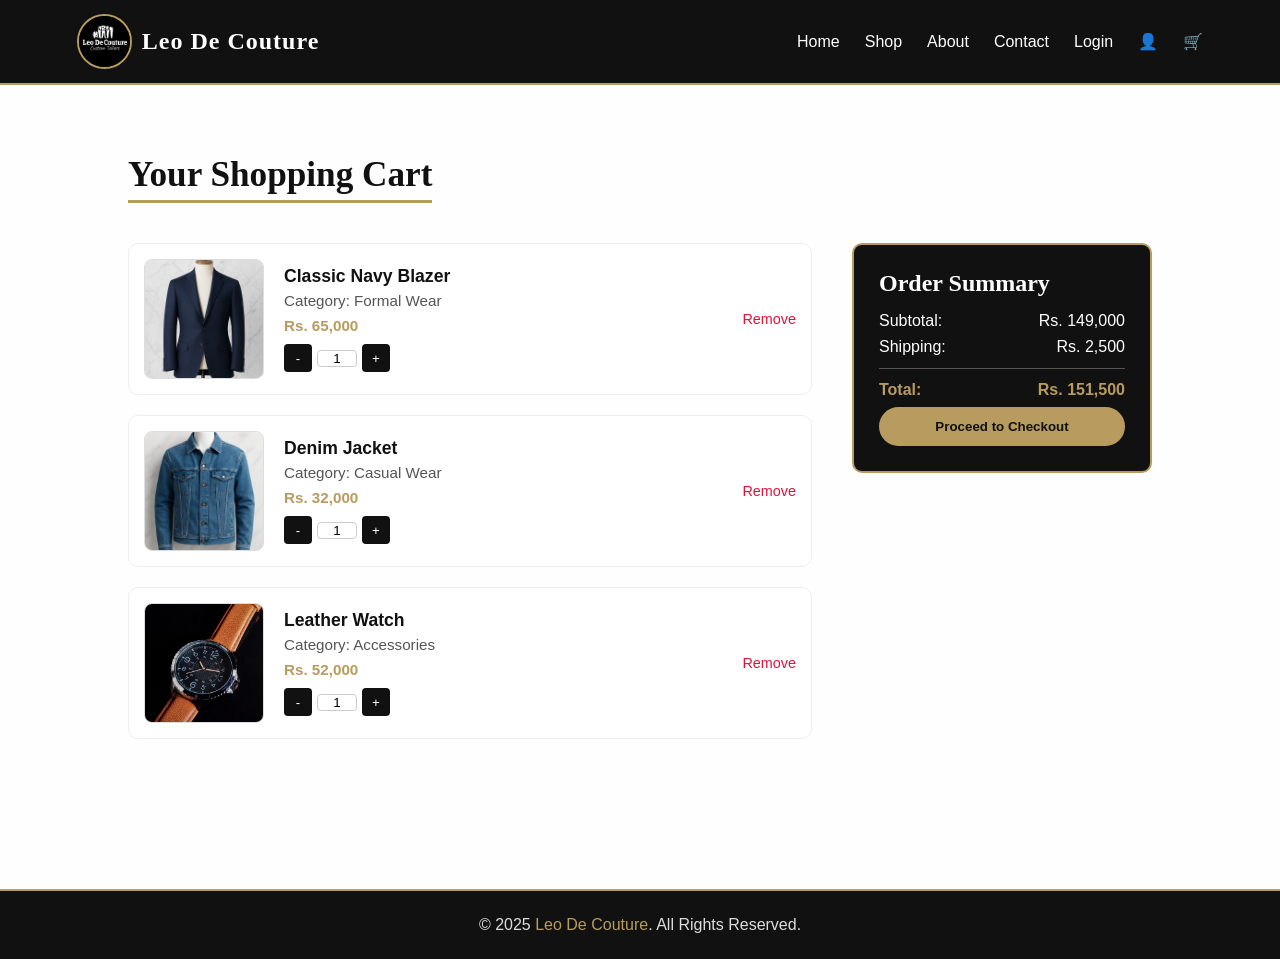
<file: cart.html>
<!DOCTYPE html>
<html lang="en">
<head>
  <meta charset="UTF-8">
  <meta name="viewport" content="width=device-width, initial-scale=1.0">
  <title>Your Cart | Leo De Couture</title>
  <link rel="stylesheet" href="cart.css">
</head>
<body>
  <!-- NAVBAR -->
  <nav class="navbar">
    <div class="nav-left">
      <img src="images/logo.png" alt="Leo De Couture Logo" class="logo-img">
      <h2>Leo De Couture</h2>
    </div>
    <div class="nav-links">
      <a href="index.html">Home</a>
      <a href="products.html">Shop</a>
      <a href="about.html">About</a>
      <a href="contact.html">Contact</a>
      <a href="login.html">Login</a>
      <a href="profile.html" class="profile-icon">👤</a>
      <a href="cart.html" class="cart-icon active">🛒</a>
    </div>
  </nav>

  <!-- CART SECTION -->
  <section class="cart-section">
    <h1>Your Shopping Cart</h1>
    <div class="cart-container">

      <!-- CART ITEMS -->
      <div class="cart-items">

        <!-- FORMAL ITEM -->
        <div class="cart-item">
          <img src="images/formal1.jpg" alt="Classic Navy Blazer">
          <div class="item-details">
            <h3>Classic Navy Blazer</h3>
            <p>Category: Formal Wear</p>
            <p class="price">Rs. 65,000</p>
            <div class="quantity">
              <button class="qty-btn" onclick="changeQty(this, -1)">-</button>
              <input type="text" value="1" readonly>
              <button class="qty-btn" onclick="changeQty(this, 1)">+</button>
            </div>
          </div>
          <button class="remove-btn" onclick="removeItem(this)">Remove</button>
        </div>

        <!-- CASUAL ITEM -->
        <div class="cart-item">
          <img src="images/casual3.jpg" alt="Denim Jacket">
          <div class="item-details">
            <h3>Denim Jacket</h3>
            <p>Category: Casual Wear</p>
            <p class="price">Rs. 32,000</p>
            <div class="quantity">
              <button class="qty-btn" onclick="changeQty(this, -1)">-</button>
              <input type="text" value="1" readonly>
              <button class="qty-btn" onclick="changeQty(this, 1)">+</button>
            </div>
          </div>
          <button class="remove-btn" onclick="removeItem(this)">Remove</button>
        </div>

        <!-- ACCESSORY ITEM -->
        <div class="cart-item">
          <img src="images/accessory1.jpg" alt="Leather Watch">
          <div class="item-details">
            <h3>Leather Watch</h3>
            <p>Category: Accessories</p>
            <p class="price">Rs. 52,000</p>
            <div class="quantity">
              <button class="qty-btn" onclick="changeQty(this, -1)">-</button>
              <input type="text" value="1" readonly>
              <button class="qty-btn" onclick="changeQty(this, 1)">+</button>
            </div>
          </div>
          <button class="remove-btn" onclick="removeItem(this)">Remove</button>
        </div>

      </div>

      <!-- SUMMARY -->
      <div class="cart-summary">
        <h2>Order Summary</h2>
        <div class="summary-details">
          <p><span>Subtotal:</span> <span id="subtotal">Rs. 149,000</span></p>
          <p><span>Shipping:</span> <span>Rs. 2,500</span></p>
          <hr>
          <p class="total"><span>Total:</span> <span id="total">Rs. 151,500</span></p>
        </div>
        <button class="checkout-btn" onclick="checkout()">Proceed to Checkout</button>
      </div>

    </div>
  </section>

  <!-- FOOTER -->
  <footer>
    <p>© 2025 <span>Leo De Couture</span>. All Rights Reserved.</p>
  </footer>

  <!-- JS -->
  <script>
    function changeQty(btn, delta) {
      const input = btn.parentNode.querySelector('input');
      let qty = parseInt(input.value);
      qty = Math.max(1, qty + delta);
      input.value = qty;
      updateTotals();
    }

    function removeItem(btn) {
      btn.parentNode.remove();
      updateTotals();
    }

    function updateTotals() {
      const items = document.querySelectorAll('.cart-item');
      let subtotal = 0;
      items.forEach(item => {
        const priceText = item.querySelector('.price').innerText.replace('Rs. ', '').replace(',', '');
        const price = parseInt(priceText);
        const qty = parseInt(item.querySelector('input').value);
        subtotal += price * qty;
      });
      document.getElementById('subtotal').innerText = `Rs. ${subtotal.toLocaleString()}`;
      document.getElementById('total').innerText = `Rs. ${(subtotal + 2500).toLocaleString()}`;
    }

    function checkout() {
      alert("Thank you for your purchase! Redirecting to payment...");
      window.location.href = "index.html";
    }
  </script>
</body>
</html>
</file>
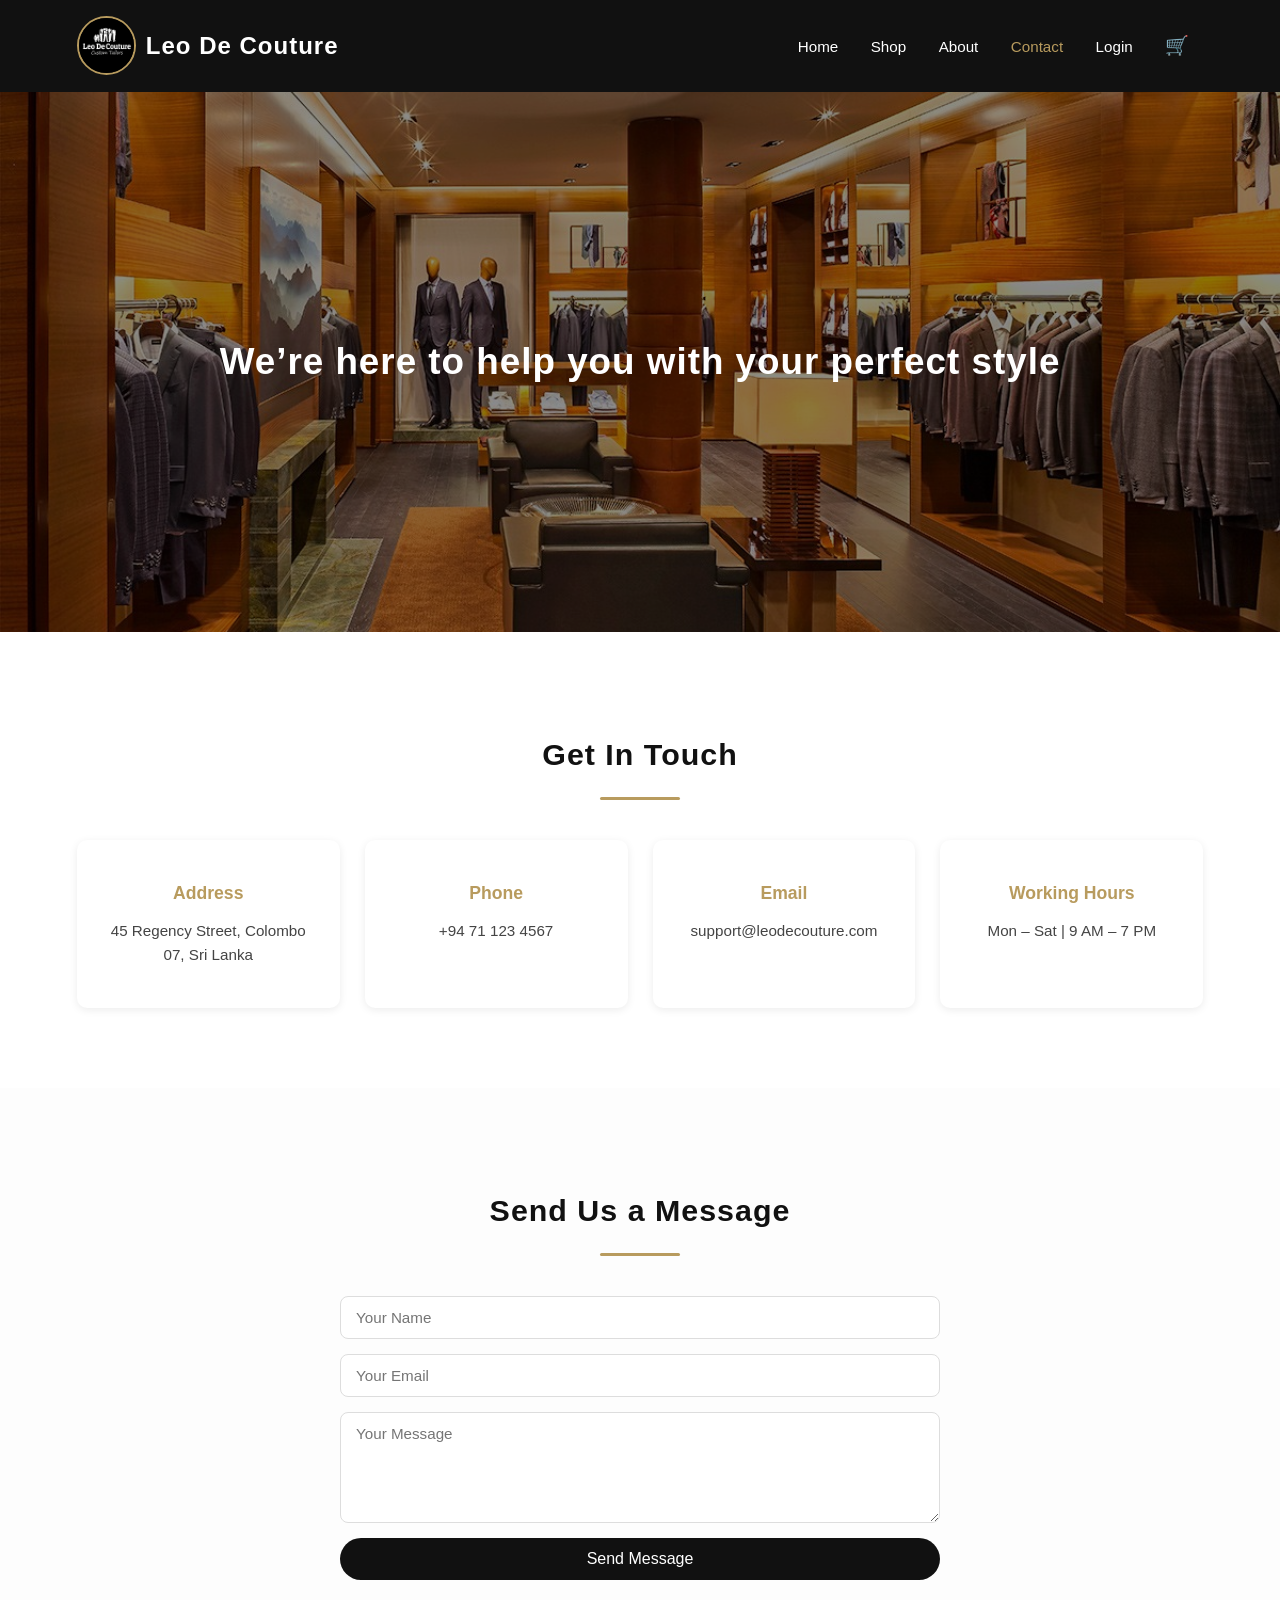
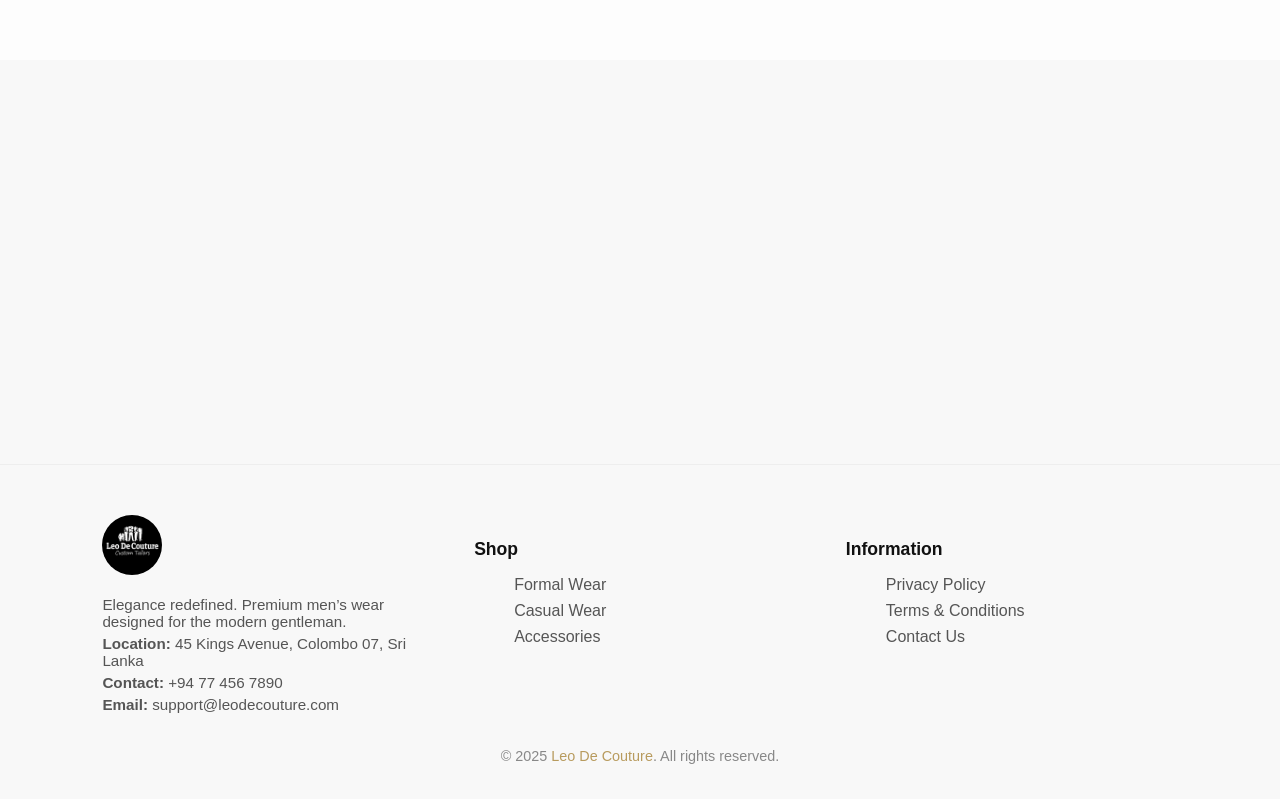
<file: contact.html>
<!DOCTYPE html>
<html lang="en">
<head>
  <meta charset="UTF-8">
  <meta name="viewport" content="width=device-width, initial-scale=1.0">
  <title>Leo De Couture | Contact</title>
  <link rel="stylesheet" href="contact.css">
</head>
<body>

  <!-- NAVBAR -->
  <nav class="navbar">
    <div class="nav-left">
      <img src="images/logo.png" alt="Leo De Couture Logo" class="logo-img">
      <h2>Leo De Couture</h2>
    </div>
    <div class="nav-links">
      <a href="index.html">Home</a>
      <a href="products.html">Shop</a>
      <a href="about.html">About</a>
      <a href="contact.html" class="active">Contact</a>
      <a href="login.html">Login</a>
      <a href="cart.html" class="cart-icon">🛒</a>
    </div>
  </nav>

  <!-- HERO -->
  <section class="contact-hero">
    <div class="overlay">
      <h1>We’re here to help you with your perfect style</h1>
    </div>
  </section>

  <!-- CONTACT INFO -->
  <section class="contact-info">
    <h2>Get In Touch</h2>
    <div class="divider"></div>
    <div class="info-grid">
      <div class="info-card">
        <h3>Address</h3>
        <p>45 Regency Street, Colombo 07, Sri Lanka</p>
      </div>
      <div class="info-card">
        <h3>Phone</h3>
        <p>+94 71 123 4567</p>
      </div>
      <div class="info-card">
        <h3>Email</h3>
        <p>support@leodecouture.com</p>
      </div>
      <div class="info-card">
        <h3>Working Hours</h3>
        <p>Mon – Sat | 9 AM – 7 PM</p>
      </div>
    </div>
  </section>

  <!-- CONTACT FORM -->
  <section class="contact-form">
    <h2>Send Us a Message</h2>
    <div class="divider"></div>
    <form>
      <input type="text" placeholder="Your Name" required>
      <input type="email" placeholder="Your Email" required>
      <textarea rows="5" placeholder="Your Message" required></textarea>
      <button type="submit">Send Message</button>
    </form>
  </section>

  <!-- MAP -->
  <section class="map">
    <iframe 
      src="https://www.google.com/maps/embed?pb=!1m18!1m12!1m3!1d63319.46743482465!2d79.8305102!3d6.9270786!2m3!1f0!2f0!3f0!3m2!1i1024!2i768!4f13.1!3m3!1m2!1s0x3ae2595b9dff0c53%3A0x91858cc6b84bde12!2sColombo%2007!5e0!3m2!1sen!2slk!4v1679988888888"
      allowfullscreen=""
      loading="lazy"
    ></iframe>
  </section>

  <!-- FOOTER -->
  <footer>
  <div class="footer-container">
    <!-- Left -->
    <div class="footer-left">
      <img src="images/logo.png" alt="Leo De Couture Logo" class="footer-logo">
      <p>Elegance redefined. Premium men’s wear designed for the modern gentleman.</p>
      <p><strong>Location:</strong> 45 Kings Avenue, Colombo 07, Sri Lanka</p>
      <p><strong>Contact:</strong> +94 77 456 7890</p>
      <p><strong>Email:</strong> support@leodecouture.com</p>
    </div>

    <!-- Center -->
    <div class="footer-center">
      <h4>Shop</h4>
      <ul>
        <li><a href="products.html#formal">Formal Wear</a></li>
        <li><a href="products.html#casual">Casual Wear</a></li>
        <li><a href="products.html#accessories">Accessories</a></li>
      </ul>
    </div>

    <!-- Right -->
    <div class="footer-right">
      <h4>Information</h4>
      <ul>
        <li><a href="privacy.html">Privacy Policy</a></li>
        <li><a href="terms.html">Terms & Conditions</a></li>
        <li><a href="contact.html">Contact Us</a></li>
      </ul>
    </div>
  </div>

  <p class="copyright">
    © 2025 <span>Leo De Couture</span>. All rights reserved.
  </p>
</footer>


</body>
</html>
</file>
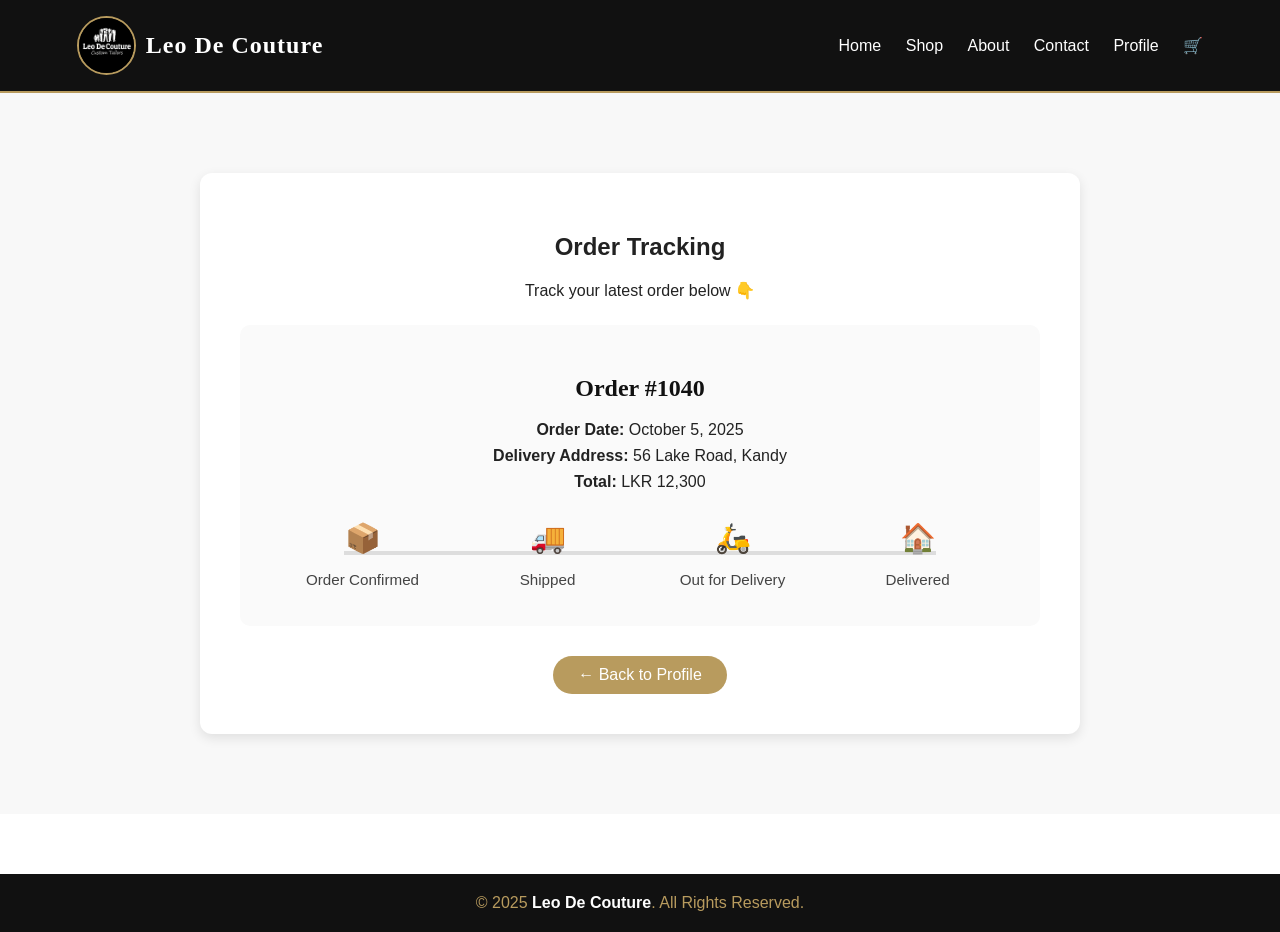
<file: order-tracking.html>
<!DOCTYPE html>
<html lang="en">
<head>
  <meta charset="UTF-8">
  <meta name="viewport" content="width=device-width, initial-scale=1.0">
  <title>Order Tracking | Leo De Couture</title>
  <link rel="stylesheet" href="order-tracking.css">
</head>
<body>

  <!-- NAVBAR -->
  <nav class="navbar">
    <div class="nav-left">
      <img src="images/logo.png" alt="Leo De Couture Logo" class="logo-img" />
      <h2>Leo De Couture</h2>
    </div>
    <div class="nav-links">
      <a href="index.html">Home</a>
      <a href="products.html">Shop</a>
      <a href="about.html">About</a>
      <a href="contact.html">Contact</a>
      <a href="profile.html">Profile</a>
      <a href="cart.html" class="cart-icon">🛒</a>
    </div>
  </nav>

  <!-- ORDER TRACKING SECTION -->
  <section class="tracking-section">
    <div class="tracking-container">
      <h1>Order Tracking</h1>
      <p>Track your latest order below 👇</p>

      <div class="tracking-card">
        <h2>Order #1040</h2>
        <p><strong>Order Date:</strong> October 5, 2025</p>
        <p><strong>Delivery Address:</strong> 56 Lake Road, Kandy</p>
        <p><strong>Total:</strong> LKR 12,300</p>

        <div class="timeline">
          <div class="step completed">
            <span>📦</span>
            <p>Order Confirmed</p>
          </div>
          <div class="step completed">
            <span>🚚</span>
            <p>Shipped</p>
          </div>
          <div class="step active">
            <span>🛵</span>
            <p>Out for Delivery</p>
          </div>
          <div class="step">
            <span>🏠</span>
            <p>Delivered</p>
          </div>
        </div>
      </div>

      <div class="back-btn">
        <button onclick="window.location.href='profile.html'">← Back to Profile</button>
      </div>
    </div>
  </section>

  <!-- FOOTER -->
  <footer>
    © 2025 <span>Leo De Couture</span>. All Rights Reserved.
  </footer>

</body>
</html>
</file>
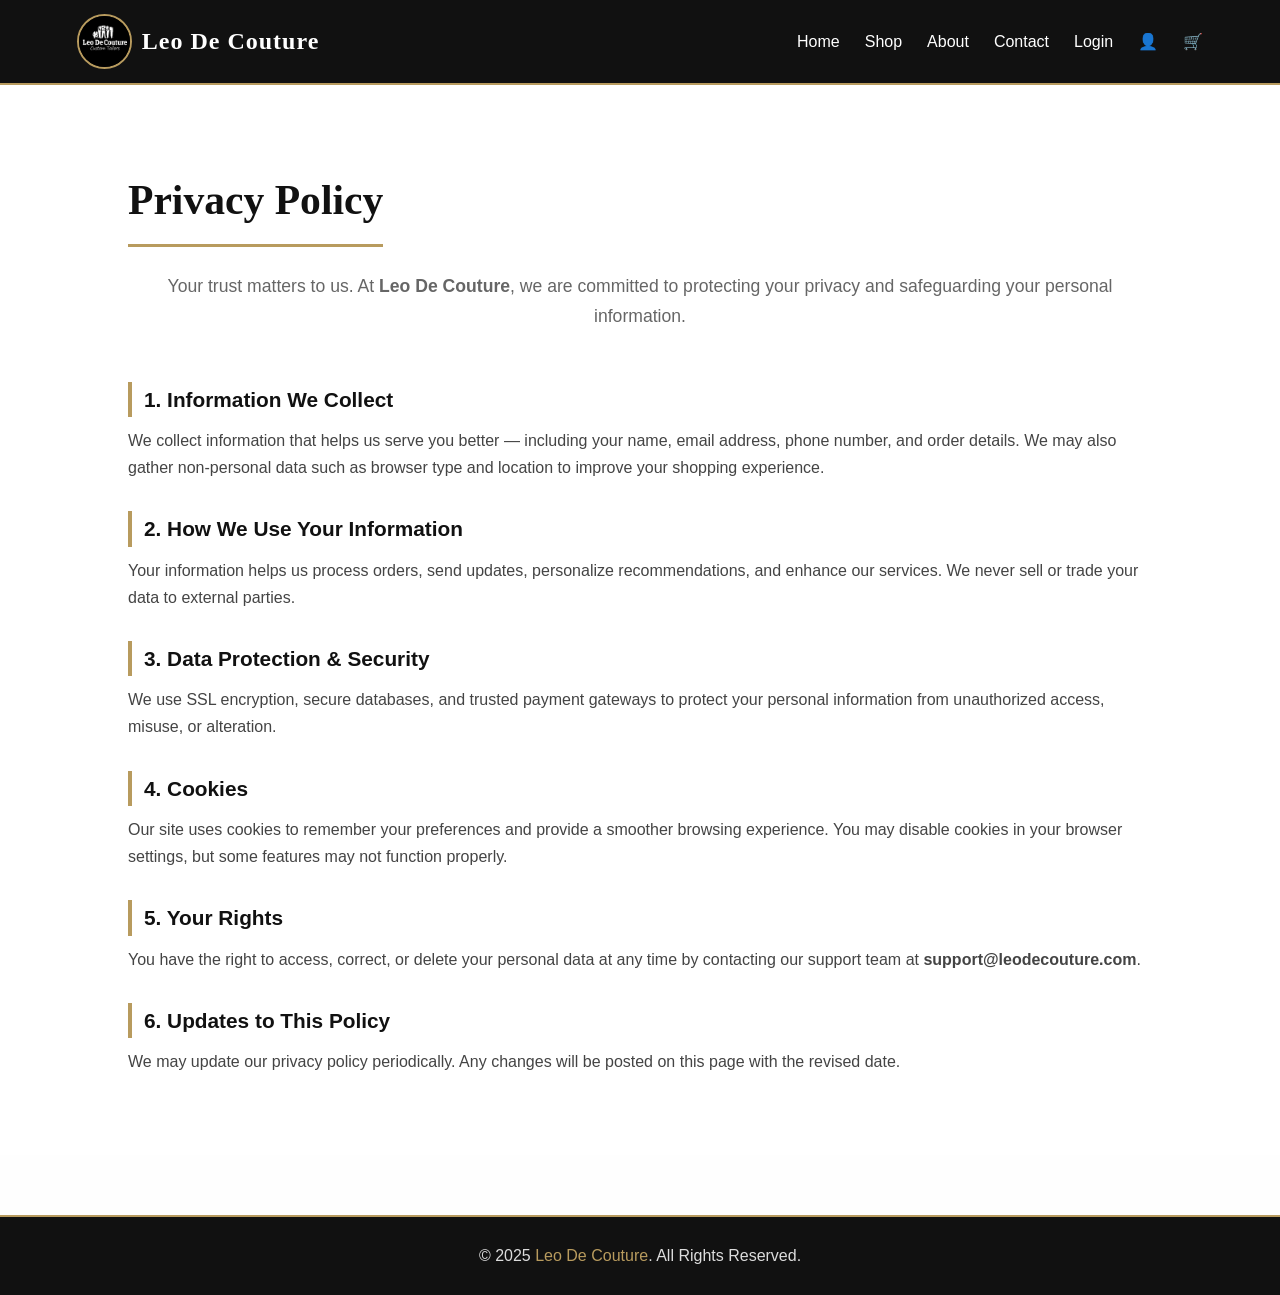
<file: privacy.html>
<!DOCTYPE html>
<html lang="en">
<head>
  <meta charset="UTF-8">
  <meta name="viewport" content="width=device-width, initial-scale=1.0">
  <title>Privacy Policy | Leo De Couture</title>
  <link rel="stylesheet" href="privacy.css">
</head>
<body>
  <!-- NAVBAR -->
  <nav class="navbar">
    <div class="nav-left">
      <img src="images/logo.png" alt="Leo De Couture Logo" class="logo-img">
      <h2>Leo De Couture</h2>
    </div>
    <div class="nav-links">
      <a href="index.html">Home</a>
      <a href="products.html">Shop</a>
      <a href="about.html">About</a>
      <a href="contact.html">Contact</a>
      <a href="login.html">Login</a>
      <a href="profile.html" class="profile-icon">👤</a>
      <a href="cart.html" class="cart-icon">🛒</a>
    </div>
  </nav>

  <!-- MAIN SECTION -->
  <section class="privacy-section">
    <div class="container">
      <h1>Privacy Policy</h1>
      <p class="intro">Your trust matters to us. At <strong>Leo De Couture</strong>, we are committed to protecting your privacy and safeguarding your personal information.</p>

      <div class="policy-content">
        <h2>1. Information We Collect</h2>
        <p>We collect information that helps us serve you better — including your name, email address, phone number, and order details. We may also gather non-personal data such as browser type and location to improve your shopping experience.</p>

        <h2>2. How We Use Your Information</h2>
        <p>Your information helps us process orders, send updates, personalize recommendations, and enhance our services. We never sell or trade your data to external parties.</p>

        <h2>3. Data Protection & Security</h2>
        <p>We use SSL encryption, secure databases, and trusted payment gateways to protect your personal information from unauthorized access, misuse, or alteration.</p>

        <h2>4. Cookies</h2>
        <p>Our site uses cookies to remember your preferences and provide a smoother browsing experience. You may disable cookies in your browser settings, but some features may not function properly.</p>

        <h2>5. Your Rights</h2>
        <p>You have the right to access, correct, or delete your personal data at any time by contacting our support team at <strong>support@leodecouture.com</strong>.</p>

        <h2>6. Updates to This Policy</h2>
        <p>We may update our privacy policy periodically. Any changes will be posted on this page with the revised date.</p>
      </div>
    </div>
  </section>

  <!-- FOOTER -->
  <footer>
    <p>© 2025 <span>Leo De Couture</span>. All Rights Reserved.</p>
  </footer>
</body>
</html>
</file>
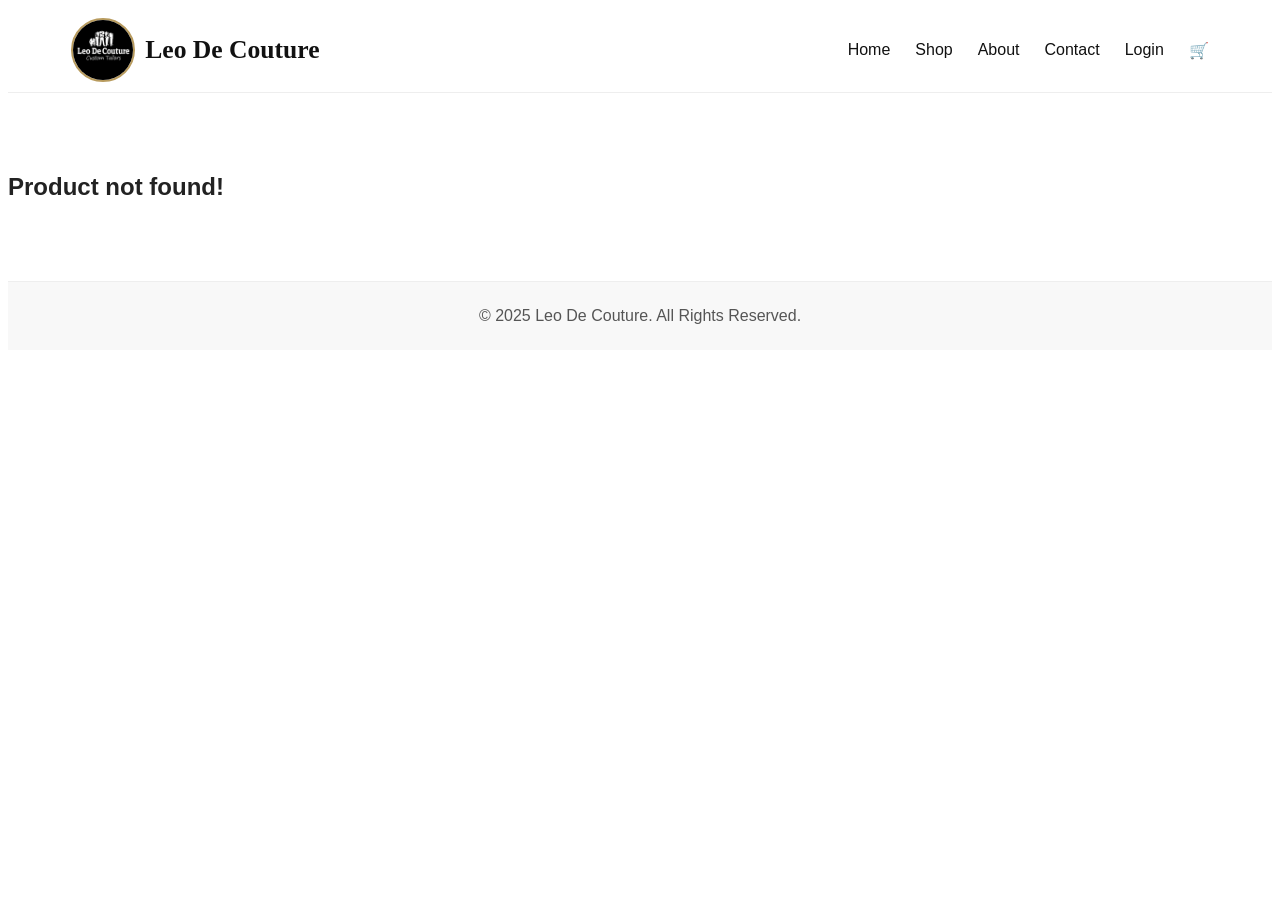
<file: product-details.html>
<!DOCTYPE html>
<html lang="en">
<head>
  <meta charset="UTF-8" />
  <meta name="viewport" content="width=device-width, initial-scale=1.0" />
  <title>Product Details | Leo De Couture</title>
  <link rel="stylesheet" href="product-details.css" />
</head>
<body>

  <!-- NAVBAR -->
  <header class="navbar">
    <div class="container nav-content">
      <div class="logo-area">
        <img src="images/logo.png" alt="Leo De Couture Logo" class="logo-img" />
        <h1 class="logo-text">Leo De Couture</h1>
      </div>
      <nav>
        <ul class="nav-links">
          <li><a href="index.html">Home</a></li>
          <li><a href="products.html">Shop</a></li>
          <li><a href="about.html">About</a></li>
          <li><a href="contact.html">Contact</a></li>
          <li><a href="login.html">Login</a></li>
          <li><a href="cart.html" class="cart-btn">🛒</a></li>
        </ul>
      </nav>
    </div>
  </header>

  <!-- PRODUCT DETAILS -->
  <section class="product-details container">
    <div class="product-image">
      <img id="detailImage" src="" alt="">
    </div>
    <div class="product-info">
      <h1 id="detailName"></h1>
      <p class="price" id="detailPrice"></p>
      <p class="desc" id="detailDesc">Crafted with precision and premium fabrics, this piece reflects the elegance of modern menswear.</p>
      <button id="addToCartBtn">Add to Cart</button>
    </div>
  </section>

  <!-- FOOTER -->
  <footer>
    © 2025 <span>Leo De Couture</span>. All Rights Reserved.
  </footer>

  <!-- SCRIPT -->
  <script>
    // Get product ID from URL
    const params = new URLSearchParams(window.location.search);
    const id = params.get("id");

    // ✅ FULL product data (all 24)
    const allProducts = [
      // FORMAL
      { id: "1", name: "Classic Navy Blazer", price: 65000, image: "images/formal1.jpg" },
      { id: "2", name: "Charcoal Slim-Fit Suit", price: 82000, image: "images/formal2.jpg" },
      { id: "3", name: "Tailored Black Trousers", price: 42000, image: "images/formal3.jpg" },
      { id: "4", name: "White Dress Shirt", price: 28500, image: "images/formal4.jpg" },
      { id: "5", name: "Silk Tie", price: 12000, image: "images/formal5.jpg" },
      { id: "6", name: "Pinstripe Suit", price: 75000, image: "images/formal6.jpg" },
      { id: "7", name: "Oxford Shoes", price: 45000, image: "images/formal8.jpg" },
      { id: "8", name: "Cufflinks Set", price: 18000, image: "images/formal12.jpg" },

      // CASUAL
      { id: "9", name: "Linen Shirt", price: 22000, image: "images/casual1.jpg" },
      { id: "10", name: "Polo T-Shirt", price: 18500, image: "images/casual2.jpg" },
      { id: "11", name: "Denim Jacket", price: 32000, image: "images/casual3.jpg" },
      { id: "12", name: "Casual Chinos", price: 28000, image: "images/casual4.jpg" },
      { id: "13", name: "Crewneck Sweater", price: 30000, image: "images/casual5.jpg" },
      { id: "14", name: "Bomber Jacket", price: 34000, image: "images/casual6.jpg" },
      { id: "15", name: "Casual Sneakers", price: 25000, image: "images/casual8.jpg" },
      { id: "16", name: "Hoodie", price: 27500, image: "images/casual10.jpg" },

      // ACCESSORIES
      { id: "17", name: "Leather Watch", price: 52000, image: "images/accessory1.jpg" },
      { id: "18", name: "Perfume Bottle", price: 24500, image: "images/accessory2.jpg" },
      { id: "19", name: "Sunglasses", price: 21000, image: "images/accessory3.jpg" },
      { id: "20", name: "Leather Wallet", price: 18500, image: "images/accessory4.jpg" },
      { id: "21", name: "Bracelet", price: 17000, image: "images/accessory5.jpg" },
      { id: "22", name: "Brooch Pin", price: 13000, image: "images/accessory10.jpg" },
      { id: "23", name: "Pocket Square", price: 10500, image: "images/accessory11.jpg" },
      { id: "24", name: "Leather Gloves", price: 22000, image: "images/accessory12.jpg" }
    ];

    const product = allProducts.find(p => p.id === id);

    if (product) {
      document.getElementById("detailImage").src = product.image;
      document.getElementById("detailName").textContent = product.name;
      document.getElementById("detailPrice").textContent = "LKR " + product.price.toLocaleString();
    } else {
      document.querySelector(".product-details").innerHTML = "<h2>Product not found!</h2>";
    }

    // ✅ Add to cart function with popup
    document.getElementById("addToCartBtn").addEventListener("click", () => {
      if (!product) return;

      let cart = JSON.parse(localStorage.getItem("cart")) || [];
      const existing = cart.find(item => item.id === product.id);

      if (existing) existing.quantity++;
      else cart.push({ ...product, quantity: 1 });

      localStorage.setItem("cart", JSON.stringify(cart));

      // Pop-up message
      const alertBox = document.createElement("div");
      alertBox.textContent = "✅ Added to cart!";
      alertBox.style.position = "fixed";
      alertBox.style.bottom = "30px";
      alertBox.style.right = "30px";
      alertBox.style.background = "#b89b5e";
      alertBox.style.color = "#fff";
      alertBox.style.padding = "12px 20px";
      alertBox.style.borderRadius = "8px";
      alertBox.style.boxShadow = "0 3px 10px rgba(0,0,0,0.3)";
      document.body.appendChild(alertBox);
      setTimeout(() => alertBox.remove(), 2000);
    });
  </script>

</body>
</html>
</file>
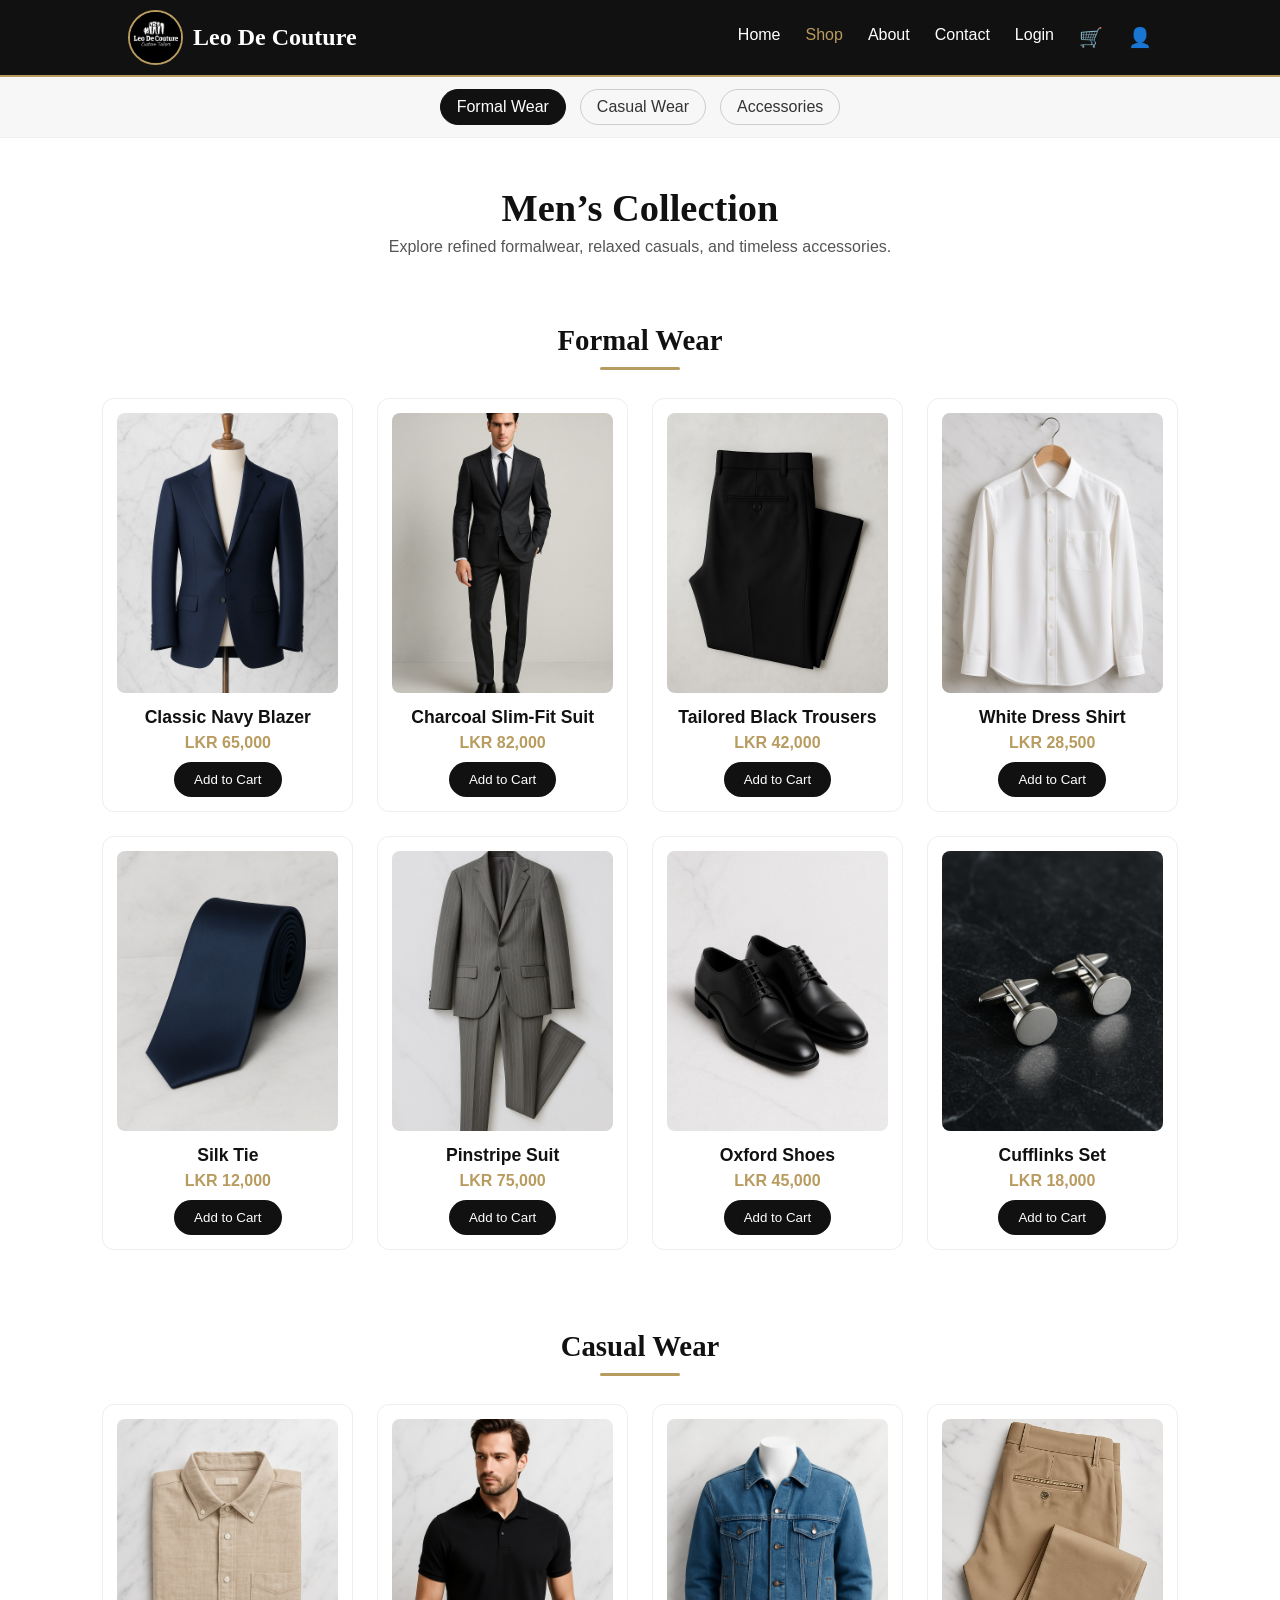
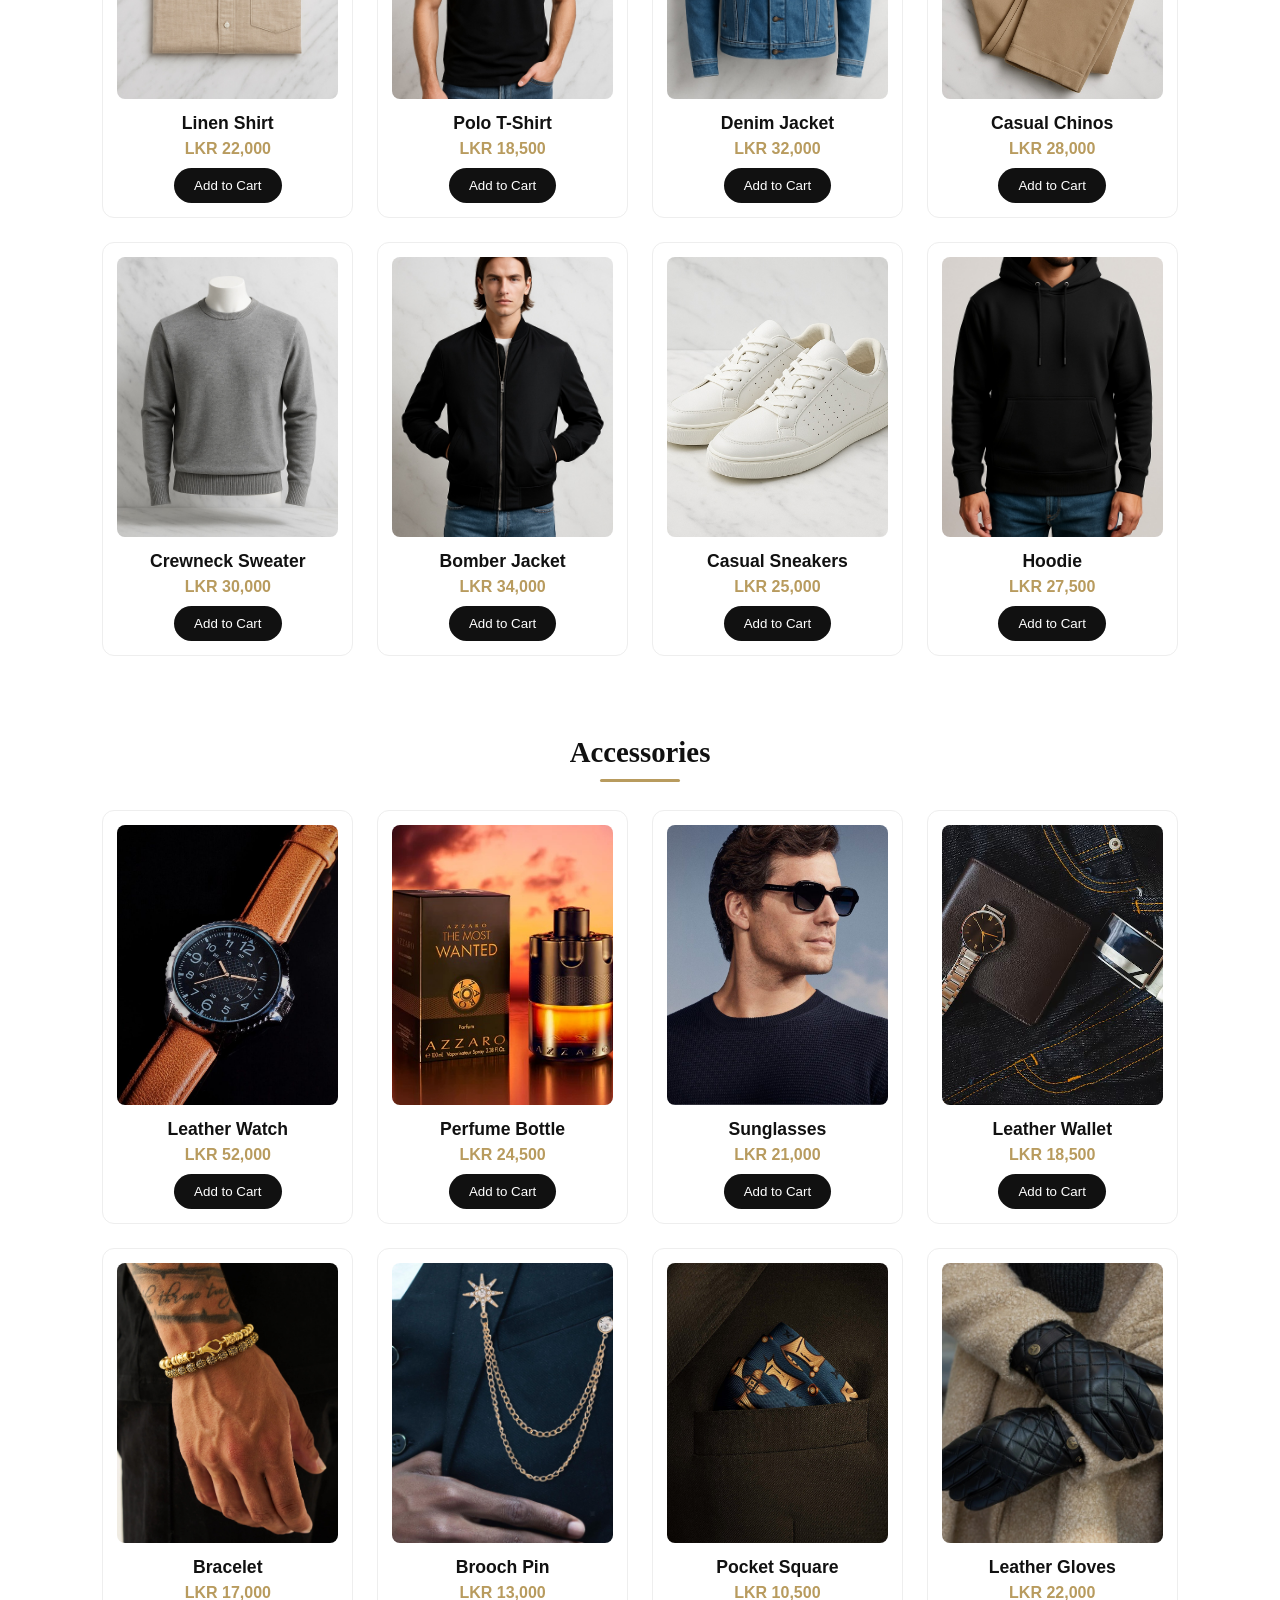
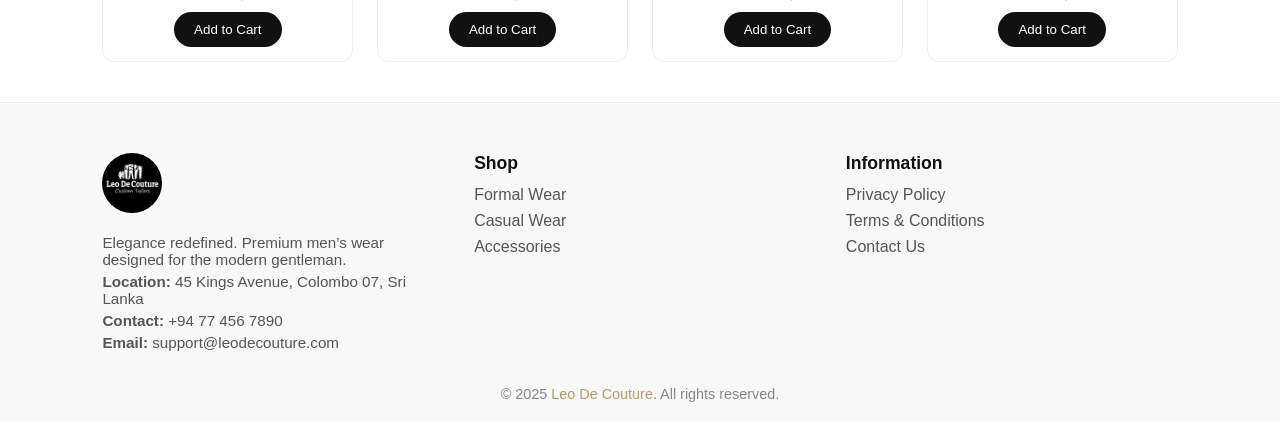
<file: products.html>
<!DOCTYPE html>
<html lang="en">
<head>
  <meta charset="UTF-8" />
  <meta name="viewport" content="width=device-width, initial-scale=1.0" />
  <title>Leo De Couture | Shop</title>
  <link rel="stylesheet" href="products.css" />
</head>
<body>

  <!-- ===== BLACK NAVBAR (same as Home) ===== -->
  <header class="navbar">
    <div class="container nav-content">
      <div class="logo-area">
        <img src="images/logo.png" alt="Leo De Couture Logo" class="logo-img" />
        <h1 class="logo-text">Leo De Couture</h1>
      </div>
      <nav>
        <ul class="nav-links">
          <li><a href="index.html">Home</a></li>
          <li><a href="products.html" class="active">Shop</a></li>
          <li><a href="about.html">About</a></li>
          <li><a href="contact.html">Contact</a></li>
          <li><a href="login.html">Login</a></li>
          <li><a href="cart.html" class="cart-btn" title="Cart">🛒</a></li>
          <li><a href="profile.html" class="profile-icon" title="Profile">👤</a></li>
        </ul>
      </nav>
    </div>
  </header>

  <!-- ===== STICKY CATEGORY NAV ===== -->
  <div class="category-nav" id="categoryNav">
    <a href="#formal" class="active">Formal Wear</a>
    <a href="#casual">Casual Wear</a>
    <a href="#accessories">Accessories</a>
  </div>

  <!-- ===== PAGE HEADER ===== -->
  <section class="shop-header">
    <h1>Men’s Collection</h1>
    <p>Explore refined formalwear, relaxed casuals, and timeless accessories.</p>
  </section>

  <!-- ===== FORMAL WEAR ===== -->
  <section class="category" id="formal">
    <h2>Formal Wear</h2>
    <div class="divider"></div>
    <div class="product-grid">
      <div class="product-card" data-id="1" data-name="Classic Navy Blazer" data-price="65000" data-image="images/formal1.jpg">
        <a href="product-details.html?id=1"><img src="images/formal1.jpg" alt="Classic Navy Blazer"></a>
        <h3>Classic Navy Blazer</h3><p>LKR 65,000</p><button>Add to Cart</button>
      </div>
      <div class="product-card" data-id="2" data-name="Charcoal Slim-Fit Suit" data-price="82000" data-image="images/formal2.jpg">
        <a href="product-details.html?id=2"><img src="images/formal2.jpg" alt="Charcoal Slim-Fit Suit"></a>
        <h3>Charcoal Slim-Fit Suit</h3><p>LKR 82,000</p><button>Add to Cart</button>
      </div>
      <div class="product-card" data-id="3" data-name="Tailored Black Trousers" data-price="42000" data-image="images/formal3.jpg">
        <a href="product-details.html?id=3"><img src="images/formal3.jpg" alt="Tailored Black Trousers"></a>
        <h3>Tailored Black Trousers</h3><p>LKR 42,000</p><button>Add to Cart</button>
      </div>
      <div class="product-card" data-id="4" data-name="White Dress Shirt" data-price="28500" data-image="images/formal4.jpg">
        <a href="product-details.html?id=4"><img src="images/formal4.jpg" alt="White Dress Shirt"></a>
        <h3>White Dress Shirt</h3><p>LKR 28,500</p><button>Add to Cart</button>
      </div>
      <div class="product-card" data-id="5" data-name="Silk Tie" data-price="12000" data-image="images/formal5.jpg">
        <a href="product-details.html?id=5"><img src="images/formal5.jpg" alt="Silk Tie"></a>
        <h3>Silk Tie</h3><p>LKR 12,000</p><button>Add to Cart</button>
      </div>
      <div class="product-card" data-id="6" data-name="Pinstripe Suit" data-price="75000" data-image="images/formal6.jpg">
        <a href="product-details.html?id=6"><img src="images/formal6.jpg" alt="Pinstripe Suit"></a>
        <h3>Pinstripe Suit</h3><p>LKR 75,000</p><button>Add to Cart</button>
      </div>
      <div class="product-card" data-id="7" data-name="Oxford Shoes" data-price="45000" data-image="images/formal8.jpg">
        <a href="product-details.html?id=7"><img src="images/formal8.jpg" alt="Oxford Shoes"></a>
        <h3>Oxford Shoes</h3><p>LKR 45,000</p><button>Add to Cart</button>
      </div>
      <div class="product-card" data-id="8" data-name="Cufflinks Set" data-price="18000" data-image="images/formal12.jpg">
        <a href="product-details.html?id=8"><img src="images/formal12.jpg" alt="Cufflinks Set"></a>
        <h3>Cufflinks Set</h3><p>LKR 18,000</p><button>Add to Cart</button>
      </div>
    </div>
  </section>

  <!-- ===== CASUAL WEAR ===== -->
  <section class="category" id="casual">
    <h2>Casual Wear</h2>
    <div class="divider"></div>
    <div class="product-grid">
      <div class="product-card" data-id="9" data-name="Linen Shirt" data-price="22000" data-image="images/casual1.jpg">
        <a href="product-details.html?id=9"><img src="images/casual1.jpg" alt="Linen Shirt"></a>
        <h3>Linen Shirt</h3><p>LKR 22,000</p><button>Add to Cart</button>
      </div>
      <div class="product-card" data-id="10" data-name="Polo T-Shirt" data-price="18500" data-image="images/casual2.jpg">
        <a href="product-details.html?id=10"><img src="images/casual2.jpg" alt="Polo T-Shirt"></a>
        <h3>Polo T-Shirt</h3><p>LKR 18,500</p><button>Add to Cart</button>
      </div>
      <div class="product-card" data-id="11" data-name="Denim Jacket" data-price="32000" data-image="images/casual3.jpg">
        <a href="product-details.html?id=11"><img src="images/casual3.jpg" alt="Denim Jacket"></a>
        <h3>Denim Jacket</h3><p>LKR 32,000</p><button>Add to Cart</button>
      </div>
      <div class="product-card" data-id="12" data-name="Casual Chinos" data-price="28000" data-image="images/casual4.jpg">
        <a href="product-details.html?id=12"><img src="images/casual4.jpg" alt="Casual Chinos"></a>
        <h3>Casual Chinos</h3><p>LKR 28,000</p><button>Add to Cart</button>
      </div>
      <div class="product-card" data-id="13" data-name="Crewneck Sweater" data-price="30000" data-image="images/casual5.jpg">
        <a href="product-details.html?id=13"><img src="images/casual5.jpg" alt="Crewneck Sweater"></a>
        <h3>Crewneck Sweater</h3><p>LKR 30,000</p><button>Add to Cart</button>
      </div>
      <div class="product-card" data-id="14" data-name="Bomber Jacket" data-price="34000" data-image="images/casual6.jpg">
        <a href="product-details.html?id=14"><img src="images/casual6.jpg" alt="Bomber Jacket"></a>
        <h3>Bomber Jacket</h3><p>LKR 34,000</p><button>Add to Cart</button>
      </div>
      <div class="product-card" data-id="15" data-name="Casual Sneakers" data-price="25000" data-image="images/casual8.jpg">
        <a href="product-details.html?id=15"><img src="images/casual8.jpg" alt="Casual Sneakers"></a>
        <h3>Casual Sneakers</h3><p>LKR 25,000</p><button>Add to Cart</button>
      </div>
      <div class="product-card" data-id="16" data-name="Hoodie" data-price="27500" data-image="images/casual10.jpg">
        <a href="product-details.html?id=16"><img src="images/casual10.jpg" alt="Hoodie"></a>
        <h3>Hoodie</h3><p>LKR 27,500</p><button>Add to Cart</button>
      </div>
    </div>
  </section>

  <!-- ===== ACCESSORIES ===== -->
  <section class="category" id="accessories">
    <h2>Accessories</h2>
    <div class="divider"></div>
    <div class="product-grid">
      <div class="product-card" data-id="17" data-name="Leather Watch" data-price="52000" data-image="images/accessory1.jpg">
        <a href="product-details.html?id=17"><img src="images/accessory1.jpg" alt="Leather Watch"></a>
        <h3>Leather Watch</h3><p>LKR 52,000</p><button>Add to Cart</button>
      </div>
      <div class="product-card" data-id="18" data-name="Perfume Bottle" data-price="24500" data-image="images/accessory2.jpg">
        <a href="product-details.html?id=18"><img src="images/accessory2.jpg" alt="Perfume Bottle"></a>
        <h3>Perfume Bottle</h3><p>LKR 24,500</p><button>Add to Cart</button>
      </div>
      <div class="product-card" data-id="19" data-name="Sunglasses" data-price="21000" data-image="images/accessory3.jpg">
        <a href="product-details.html?id=19"><img src="images/accessory3.jpg" alt="Sunglasses"></a>
        <h3>Sunglasses</h3><p>LKR 21,000</p><button>Add to Cart</button>
      </div>
      <div class="product-card" data-id="20" data-name="Leather Wallet" data-price="18500" data-image="images/accessory4.jpg">
        <a href="product-details.html?id=20"><img src="images/accessory4.jpg" alt="Leather Wallet"></a>
        <h3>Leather Wallet</h3><p>LKR 18,500</p><button>Add to Cart</button>
      </div>
      <div class="product-card" data-id="21" data-name="Bracelet" data-price="17000" data-image="images/accessory5.jpg">
        <a href="product-details.html?id=21"><img src="images/accessory5.jpg" alt="Bracelet"></a>
        <h3>Bracelet</h3><p>LKR 17,000</p><button>Add to Cart</button>
      </div>
      <div class="product-card" data-id="22" data-name="Brooch Pin" data-price="13000" data-image="images/accessory10.jpg">
        <a href="product-details.html?id=22"><img src="images/accessory10.jpg" alt="Brooch Pin"></a>
        <h3>Brooch Pin</h3><p>LKR 13,000</p><button>Add to Cart</button>
      </div>
      <div class="product-card" data-id="23" data-name="Pocket Square" data-price="10500" data-image="images/accessory11.jpg">
        <a href="product-details.html?id=23"><img src="images/accessory11.jpg" alt="Pocket Square"></a>
        <h3>Pocket Square</h3><p>LKR 10,500</p><button>Add to Cart</button>
      </div>
      <div class="product-card" data-id="24" data-name="Leather Gloves" data-price="22000" data-image="images/accessory12.jpg">
        <a href="product-details.html?id=24"><img src="images/accessory12.jpg" alt="Leather Gloves"></a>
        <h3>Leather Gloves</h3><p>LKR 22,000</p><button>Add to Cart</button>
      </div>
    </div>
  </section>

  <!-- ===== FOOTER ===== -->
 <footer>
  <div class="footer-container">
    <!-- Left -->
    <div class="footer-left">
      <img src="images/logo.png" alt="Leo De Couture Logo" class="footer-logo">
      <p>Elegance redefined. Premium men’s wear designed for the modern gentleman.</p>
      <p><strong>Location:</strong> 45 Kings Avenue, Colombo 07, Sri Lanka</p>
      <p><strong>Contact:</strong> +94 77 456 7890</p>
      <p><strong>Email:</strong> support@leodecouture.com</p>
    </div>

    <!-- Center -->
    <div class="footer-center">
      <h4>Shop</h4>
      <ul>
        <li><a href="products.html#formal">Formal Wear</a></li>
        <li><a href="products.html#casual">Casual Wear</a></li>
        <li><a href="products.html#accessories">Accessories</a></li>
      </ul>
    </div>

    <!-- Right -->
    <div class="footer-right">
      <h4>Information</h4>
      <ul>
        <li><a href="privacy.html">Privacy Policy</a></li>
        <li><a href="terms.html">Terms & Conditions</a></li>
        <li><a href="contact.html">Contact Us</a></li>
      </ul>
    </div>
  </div>

  <p class="copyright">
    © 2025 <span>Leo De Couture</span>. All rights reserved.
  </p>
</footer>


  <!-- ===== JS ===== -->
  <script>
    // Set CSS var for navbar height so sticky category bar sits just below it.
    const navbar = document.querySelector('.navbar');
    document.documentElement.style.setProperty('--navH', (navbar?.offsetHeight || 72) + 'px');
    window.addEventListener('resize', () => {
      document.documentElement.style.setProperty('--navH', (navbar?.offsetHeight || 72) + 'px');
    });

    // Smooth scroll with offset for sticky navbar + sticky category nav
    const catNav = document.getElementById('categoryNav');
    const catLinks = document.querySelectorAll('#categoryNav a');
    catLinks.forEach(link => {
      link.addEventListener('click', (e) => {
        e.preventDefault();
        const id = link.getAttribute('href').substring(1);
        const section = document.getElementById(id);
        const offset = (navbar?.offsetHeight || 0) + (catNav?.offsetHeight || 0) + 12;
        const top = section.getBoundingClientRect().top + window.pageYOffset - offset;
        window.scrollTo({ top, behavior: 'smooth' });
      });
    });

    // Scrollspy: highlight active category link while scrolling
    const sections = document.querySelectorAll('section.category');
    const observer = new IntersectionObserver((entries) => {
      entries.forEach(entry => {
        if (entry.isIntersecting) {
          const id = entry.target.id;
          catLinks.forEach(a => a.classList.toggle('active', a.getAttribute('href') === '#' + id));
        }
      });
    }, {
      root: null,
      threshold: 0.5,
      rootMargin: `-${(navbar?.offsetHeight || 0) + (catNav?.offsetHeight || 0)}px 0px 0px 0px`
    });
    sections.forEach(sec => observer.observe(sec));

    // Add to Cart (localStorage)
    const buttons = document.querySelectorAll(".product-card button");
    buttons.forEach(btn => {
      btn.addEventListener("click", () => {
        const card = btn.closest(".product-card");
        const product = {
          id: card.dataset.id,
          name: card.dataset.name,
          price: parseInt(card.dataset.price),
          image: card.dataset.image,
          quantity: 1
        };
        let cart = JSON.parse(localStorage.getItem("cart")) || [];
        const existing = cart.find(item => item.id === product.id);
        if (existing) existing.quantity++;
        else cart.push(product);
        localStorage.setItem("cart", JSON.stringify(cart));

        // Toast
        const alertBox = document.createElement("div");
        alertBox.textContent = "✅ Added to cart!";
        alertBox.style.position = "fixed";
        alertBox.style.bottom = "30px";
        alertBox.style.right = "30px";
        alertBox.style.background = "#b89b5e";
        alertBox.style.color = "#fff";
        alertBox.style.padding = "12px 20px";
        alertBox.style.borderRadius = "8px";
        alertBox.style.boxShadow = "0 3px 10px rgba(0,0,0,0.3)";
        document.body.appendChild(alertBox);
        setTimeout(() => alertBox.remove(), 1800);
      });
    });
  </script>

</body>
</html>
</file>
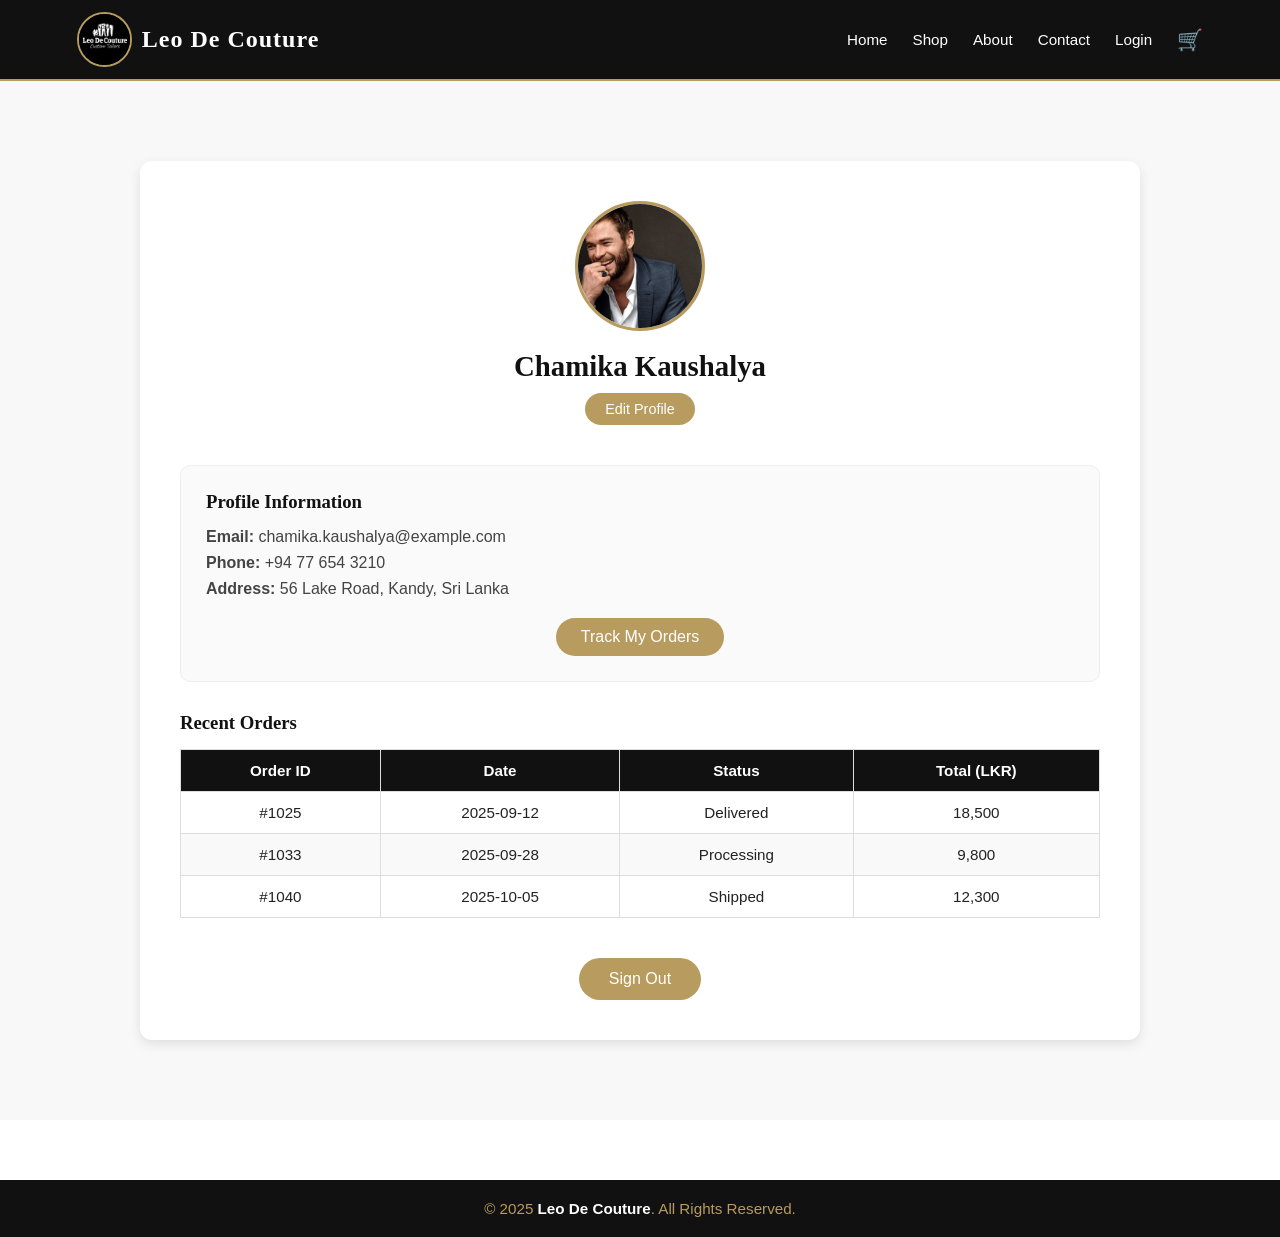
<file: profile.html>
<!DOCTYPE html>
<html lang="en">
<head>
  <meta charset="UTF-8" />
  <meta name="viewport" content="width=device-width, initial-scale=1.0" />
  <title>Leo De Couture | Profile</title>
  <link rel="stylesheet" href="profile.css" />
</head>
<body>

  <!-- NAVBAR -->
  <nav class="navbar">
    <div class="nav-left">
      <img src="images/logo.png" alt="Leo De Couture Logo" class="logo-img" />
      <h2>Leo De Couture</h2>
    </div>
    <div class="nav-links">
      <a href="index.html">Home</a>
      <a href="products.html">Shop</a>
      <a href="about.html">About</a>
      <a href="contact.html">Contact</a>
      <a href="login.html">Login</a>
      <a href="cart.html" class="cart-icon">🛒</a>
    </div>
  </nav>

  <!-- PROFILE SECTION -->
  <section class="profile-section">
    <div class="profile-container">
      <div class="profile-header">
        <img src="images/user.jpg" alt="User Photo" class="profile-img">
        <h2 id="userName">Chamika Kaushalya</h2>
        <button onclick="editProfile()">Edit Profile</button>
      </div>

      <div class="profile-info">
        <h3>Profile Information</h3>
        <p><strong>Email:</strong> chamika.kaushalya@example.com</p>
        <p><strong>Phone:</strong> +94 77 654 3210</p>
        <p><strong>Address:</strong> 56 Lake Road, Kandy, Sri Lanka</p>

        <div class="track-btn">
          <button onclick="window.location.href='order-tracking.html'">Track My Orders</button>
        </div>
      </div>

      <div class="order-history">
        <h3>Recent Orders</h3>
        <table>
          <thead>
            <tr>
              <th>Order ID</th>
              <th>Date</th>
              <th>Status</th>
              <th>Total (LKR)</th>
            </tr>
          </thead>
          <tbody>
            <tr>
              <td>#1025</td>
              <td>2025-09-12</td>
              <td>Delivered</td>
              <td>18,500</td>
            </tr>
            <tr>
              <td>#1033</td>
              <td>2025-09-28</td>
              <td>Processing</td>
              <td>9,800</td>
            </tr>
            <tr>
              <td>#1040</td>
              <td>2025-10-05</td>
              <td>Shipped</td>
              <td>12,300</td>
            </tr>
          </tbody>
        </table>
      </div>

      <!-- SIGN OUT BUTTON -->
      <div class="logout-btn">
        <button onclick="signOut()">Sign Out</button>
      </div>
    </div>
  </section>

  <!-- FOOTER -->
  <footer>
    © 2025 <span>Leo De Couture</span>. All Rights Reserved.
  </footer>

  <!-- JS -->
  <script>
    function editProfile() {
      alert("Profile editing feature is under construction ✨");
    }

    function signOut() {
      alert("✅ Successfully signed out!");
      window.location.href = "index.html";
    }
  </script>

</body>
</html>
</file>
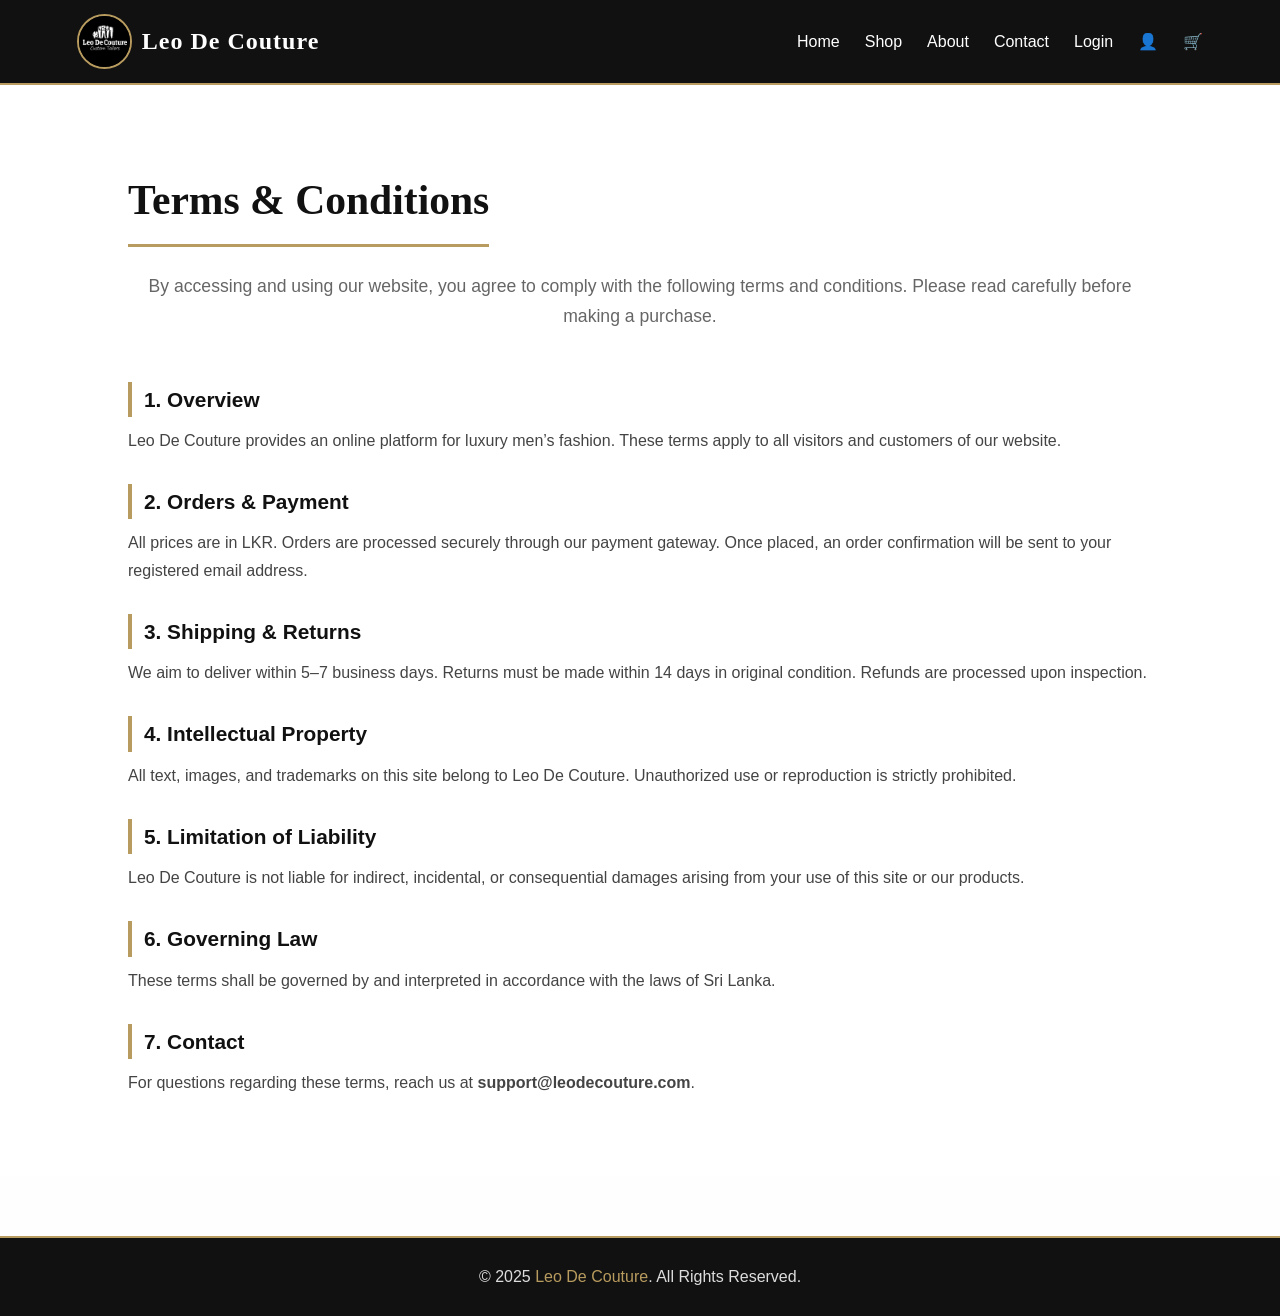
<file: terms.html>
<!DOCTYPE html>
<html lang="en">
<head>
  <meta charset="UTF-8">
  <meta name="viewport" content="width=device-width, initial-scale=1.0">
  <title>Terms & Conditions | Leo De Couture</title>
  <link rel="stylesheet" href="terms.css">
</head>
<body>
  <!-- NAVBAR -->
  <nav class="navbar">
    <div class="nav-left">
      <img src="images/logo.png" alt="Leo De Couture Logo" class="logo-img">
      <h2>Leo De Couture</h2>
    </div>
    <div class="nav-links">
      <a href="index.html">Home</a>
      <a href="products.html">Shop</a>
      <a href="about.html">About</a>
      <a href="contact.html">Contact</a>
      <a href="login.html">Login</a>
      <a href="profile.html" class="profile-icon">👤</a>
      <a href="cart.html" class="cart-icon">🛒</a>
    </div>
  </nav>

  <!-- TERMS SECTION -->
  <section class="terms-section">
    <div class="container">
      <h1>Terms & Conditions</h1>
      <p class="intro">By accessing and using our website, you agree to comply with the following terms and conditions. Please read carefully before making a purchase.</p>

      <div class="terms-content">
        <h2>1. Overview</h2>
        <p>Leo De Couture provides an online platform for luxury men’s fashion. These terms apply to all visitors and customers of our website.</p>

        <h2>2. Orders & Payment</h2>
        <p>All prices are in LKR. Orders are processed securely through our payment gateway. Once placed, an order confirmation will be sent to your registered email address.</p>

        <h2>3. Shipping & Returns</h2>
        <p>We aim to deliver within 5–7 business days. Returns must be made within 14 days in original condition. Refunds are processed upon inspection.</p>

        <h2>4. Intellectual Property</h2>
        <p>All text, images, and trademarks on this site belong to Leo De Couture. Unauthorized use or reproduction is strictly prohibited.</p>

        <h2>5. Limitation of Liability</h2>
        <p>Leo De Couture is not liable for indirect, incidental, or consequential damages arising from your use of this site or our products.</p>

        <h2>6. Governing Law</h2>
        <p>These terms shall be governed by and interpreted in accordance with the laws of Sri Lanka.</p>

        <h2>7. Contact</h2>
        <p>For questions regarding these terms, reach us at <strong>support@leodecouture.com</strong>.</p>
      </div>
    </div>
  </section>

  <!-- FOOTER -->
  <footer>
    <p>© 2025 <span>Leo De Couture</span>. All Rights Reserved.</p>
  </footer>
</body>
</html>
</file>
<file: cart.css>
/* ===== GLOBAL ===== */
* { margin: 0; padding: 0; box-sizing: border-box; }
body {
  font-family: "Poppins", sans-serif;
  background-color: #fefefe;
  color: #222;
}

/* ===== NAVBAR ===== */
.navbar {
  background: #111;
  border-bottom: 2px solid #b89b5e;
  padding: 14px 6%;
  display: flex;
  align-items: center;
  justify-content: space-between;
}
.nav-left { display: flex; align-items: center; gap: 10px; }
.logo-img {
  width: 55px; height: 55px;
  border-radius: 50%;
  border: 2px solid #b89b5e;
  object-fit: cover;
}
.navbar h2 {
  color: #fff;
  font-family: "Playfair Display", serif;
  letter-spacing: 1px;
}
.nav-links { display: flex; align-items: center; gap: 25px; }
.nav-links a {
  color: #fff; text-decoration: none; font-weight: 500;
  transition: 0.3s;
}
.nav-links a:hover, .nav-links .active { color: #b89b5e; }

/* ===== CART SECTION ===== */
.cart-section {
  padding: 70px 10%;
}
.cart-section h1 {
  text-align: center;
  font-family: "Playfair Display", serif;
  font-size: 2.2rem;
  margin-bottom: 40px;
  color: #111;
  border-bottom: 3px solid #b89b5e;
  display: inline-block;
  padding-bottom: 5px;
}
.cart-container {
  display: flex;
  flex-wrap: wrap;
  gap: 40px;
  justify-content: space-between;
}

/* ===== CART ITEMS ===== */
.cart-items {
  flex: 1;
  min-width: 58%;
}
.cart-item {
  display: flex;
  align-items: center;
  justify-content: space-between;
  border: 1px solid #eee;
  border-radius: 10px;
  padding: 15px;
  margin-bottom: 20px;
  background: #fff;
  transition: 0.3s;
}
.cart-item:hover {
  box-shadow: 0 4px 15px rgba(0,0,0,0.08);
}
.cart-item img {
  width: 120px;
  height: 120px;
  object-fit: cover;
  border-radius: 8px;
  border: 1px solid #ddd;
}
.item-details {
  flex: 1;
  margin-left: 20px;
}
.item-details h3 { color: #111; font-size: 1.1rem; }
.item-details p { color: #555; font-size: 0.95rem; margin: 5px 0; }
.item-details .price { color: #b89b5e; font-weight: 600; margin-top: 8px; }
.quantity {
  display: flex;
  align-items: center;
  margin-top: 10px;
}
.qty-btn {
  background: #111; color: #fff; border: none; width: 28px; height: 28px;
  border-radius: 4px; cursor: pointer; transition: 0.3s;
}
.qty-btn:hover { background: #b89b5e; }
.quantity input {
  width: 40px; text-align: center; margin: 0 5px;
  border: 1px solid #ccc; border-radius: 4px;
}
.remove-btn {
  background: none; color: crimson; border: none;
  font-size: 0.9rem; cursor: pointer;
  transition: 0.3s;
}
.remove-btn:hover { text-decoration: underline; }

/* ===== SUMMARY ===== */
.cart-summary {
  background: #111;
  color: #fff;
  padding: 25px;
  border-radius: 10px;
  flex: 0 0 300px;
  height: fit-content;
  border: 2px solid #b89b5e;
}
.cart-summary h2 {
  font-family: "Playfair Display", serif;
  margin-bottom: 15px;
}
.summary-details p {
  display: flex; justify-content: space-between; margin: 8px 0;
}
.summary-details hr {
  margin: 12px 0; border: none; border-top: 1px solid #555;
}
.summary-details .total { font-weight: 600; color: #b89b5e; }
.checkout-btn {
  width: 100%;
  padding: 12px;
  background: #b89b5e;
  color: #111;
  font-weight: 600;
  border: none;
  border-radius: 25px;
  cursor: pointer;
  transition: 0.3s;
}
.checkout-btn:hover {
  background: #fff;
  color: #111;
}

/* ===== FOOTER ===== */
footer {
  text-align: center;
  background: #111;
  color: #ddd;
  padding: 25px 0;
  margin-top: 60px;
  border-top: 2px solid #b89b5e;
}
footer span { color: #b89b5e; }

/* ===== RESPONSIVE ===== */
@media (max-width: 900px) {
  .cart-container { flex-direction: column; }
  .cart-summary { width: 100%; }
}
</file>
<file: contact.css>
/* ------------------------------
   Leo De Couture | CONTACT PAGE
-------------------------------- */

body {
  background-color: #f8f8f8;
  font-family: "Poppins", sans-serif;
  margin: 0;
  padding: 0;
}

/* Navbar */
.navbar {
  background-color: #111;
  padding: 12px 6%;
  display: flex;
  align-items: center;
  justify-content: space-between;
}
.nav-left { display: flex; align-items: center; gap: 10px; }
.logo-img {
  width: 55px; height: 55px;
  border-radius: 50%;
  border: 2px solid #b89b5e;
  object-fit: cover;
}
.navbar h2 { color:#fff; font-weight:600; letter-spacing:1px; }
.nav-links a {
  color:#fff; margin:0 14px; text-decoration:none; font-size:0.95rem; transition:0.3s;
}
.nav-links a:hover, .nav-links a.active { color:#b89b5e; }
.nav-links a.cart-icon { font-size:1.2rem; }
.nav-links a.cart-icon:hover { transform:scale(1.1); color:#b89b5e; transition:0.3s ease; }

/* Hero */
.contact-hero {
  background: url("images/contact-banner.jpg") center/cover no-repeat;
  height: 60vh; position: relative; display:flex; align-items:center; justify-content:center;
}
.contact-hero .overlay {
  background: rgba(0,0,0,0.45);
  position:absolute; width:100%; height:100%;
  display:flex; align-items:center; justify-content:center;
}
.contact-hero h1 {
  color:#fff; font-size:2.3rem; text-align:center;
  width:80%; z-index:2; letter-spacing:1px;
}

/* Contact Info */
.contact-info { text-align:center; padding:80px 6%; background:#fff; }
.contact-info h2 { font-size:1.9rem; color:#111; letter-spacing:1px; }
.divider {
  width:80px; height:3px; background-color:#b89b5e;
  margin:10px auto 40px; border-radius:10px;
}
.info-grid {
  display:grid;
  grid-template-columns: repeat(auto-fit, minmax(230px,1fr));
  gap:25px; margin-top:20px;
}
.info-card {
  background:#fff; padding:25px;
  border-radius:10px;
  box-shadow:0 2px 8px rgba(0,0,0,0.08);
}
.info-card h3 {
  color:#b89b5e; font-size:1.1rem; margin-bottom:8px;
}
.info-card p {
  color:#444; font-size:0.95rem; line-height:1.6;
}

/* Contact Form */
.contact-form { text-align:center; padding:80px 6%; background:#fdfdfd; }
.contact-form h2 { font-size:1.9rem; color:#111; letter-spacing:1px; }
form {
  max-width:600px; margin:30px auto 0; display:flex; flex-direction:column; gap:15px;
}
input, textarea {
  padding:12px 15px;
  border:1px solid #ddd;
  border-radius:8px;
  font-size:0.95rem;
  font-family:"Poppins",sans-serif;
}
button {
  background:#111; color:#fff;
  border:none; padding:12px;
  border-radius:25px;
  cursor:pointer;
  font-size:1rem;
  transition:0.3s;
}
button:hover { background:#b89b5e; }

/* Map */
.map iframe {
  width:100%; height:400px; border:0;
  filter: grayscale(40%) contrast(110%);
}

/* Footer */
/* ===== FOOTER ===== */
footer {
  background: #f8f8f8;
  padding: 50px 8% 20px;
  color: #444;
  border-top: 1px solid #eee;
}

.footer-container {
  display: flex;
  justify-content: space-between;
  flex-wrap: wrap;
  gap: 40px;
}

.footer-left, .footer-center, .footer-right {
  flex: 1;
  min-width: 250px;
}

.footer-left img {
  width: 60px;
  border-radius: 50%;
  margin-bottom: 12px;
}

.footer-left p {
  margin: 5px 0;
  font-size: 0.95rem;
  color: #555;
}

footer h4 {
  margin-bottom: 12px;
  color: #111;
  font-size: 1.1rem;
}

footer ul {
  list-style: none;
}

footer ul li {
  margin-bottom: 8px;
}

footer ul li a {
  color: #555;
  text-decoration: none;
  transition: 0.3s;
}

footer ul li a:hover {
  color: #b89b5e;
}

footer .copyright {
  text-align: center;
  margin-top: 30px;
  color: #888;
  font-size: 0.9rem;
}

footer span {
  color: #b89b5e;
}

@media (max-width: 768px) {
  .footer-container {
    flex-direction: column;
    text-align: center;
  }
  .footer-left, .footer-center, .footer-right {
    text-align: center;
  }
}


/* Responsive */
@media(max-width:768px){
  .contact-hero h1 { font-size:1.8rem; }
}
</file>
<file: order-tracking.css>
body {
  font-family: "Poppins", sans-serif;
  background: #fff;
  color: #222;
  margin: 0;
}

/* ===== NAVBAR ===== */
.navbar {
  background-color: #111;
  padding: 12px 6%;
  display: flex;
  align-items: center;
  justify-content: space-between;
  position: sticky;
  top: 0;
  border-bottom: 2px solid #b89b5e;
}
.nav-left {
  display: flex;
  align-items: center;
  gap: 10px;
}
.logo-img {
  width: 55px;
  height: 55px;
  border-radius: 50%;
  border: 2px solid #b89b5e;
  object-fit: cover;
}
.navbar h2 {
  color: #fff;
  font-weight: 600;
  letter-spacing: 1px;
  font-family: "Playfair Display", serif;
}
.nav-links a {
  color: #fff;
  text-decoration: none;
  margin-left: 20px;
  font-weight: 500;
  transition: 0.3s;
}
.nav-links a:hover {
  color: #b89b5e;
}

/* ===== TRACKING SECTION ===== */
.tracking-section {
  padding: 80px 0;
  background: #f8f8f8;
}
.tracking-container {
  width: 90%;
  max-width: 800px;
  background: #fff;
  border-radius: 12px;
  box-shadow: 0 4px 12px rgba(0,0,0,0.1);
  margin: auto;
  padding: 40px;
  text-align: center;
}
.tracking-card {
  background: #fafafa;
  border-radius: 10px;
  padding: 30px;
  margin-top: 25px;
}
.tracking-card h2 {
  color: #111;
  font-family: "Playfair Display", serif;
}
.tracking-card p {
  margin: 8px 0;
}

/* TIMELINE */
.timeline {
  display: flex;
  justify-content: space-between;
  margin-top: 30px;
  position: relative;
}
.timeline::before {
  content: "";
  position: absolute;
  top: 30px;
  left: 10%;
  width: 80%;
  height: 4px;
  background: #ddd;
  z-index: 1;
}
.step {
  text-align: center;
  z-index: 2;
  flex: 1;
  position: relative;
}
.step span {
  display: inline-block;
  font-size: 1.8rem;
  margin-bottom: 8px;
}
.step.completed span {
  color: #b89b5e;
}
.step.active span {
  color: #111;
  animation: pulse 1.2s infinite;
}
.step p {
  font-size: 0.95rem;
  color: #444;
}

@keyframes pulse {
  0% { opacity: 1; transform: scale(1); }
  50% { opacity: 0.6; transform: scale(1.1); }
  100% { opacity: 1; transform: scale(1); }
}

.back-btn {
  text-align: center;
  margin-top: 30px;
}

.back-btn button {
  background-color: #b89b5e;
  color: #fff;
  border: none;
  padding: 10px 25px;
  border-radius: 25px;
  cursor: pointer;
  font-size: 1rem;
  transition: 0.3s;
}

.back-btn button:hover {
  background-color: #111;
  color: #fff;
}

/* FOOTER */
footer {
  text-align: center;
  background: #111;
  color: #b89b5e;
  padding: 20px 0;
  margin-top: 60px;
}
footer span {
  color: #fff;
  font-weight: bold;
}
</file>
<file: privacy.css>
/* ===== GLOBAL ===== */
* { margin: 0; padding: 0; box-sizing: border-box; }
body {
  font-family: "Poppins", sans-serif;
  background: #fefefe;
  color: #333;
  line-height: 1.7;
}

/* ===== NAVBAR ===== */
.navbar {
  background: #111;
  border-bottom: 2px solid #b89b5e;
  padding: 14px 6%;
  display: flex;
  align-items: center;
  justify-content: space-between;
}
.nav-left { display: flex; align-items: center; gap: 10px; }
.logo-img {
  width: 55px; height: 55px;
  border-radius: 50%;
  border: 2px solid #b89b5e;
  object-fit: cover;
}
.navbar h2 {
  color: #fff;
  font-family: "Playfair Display", serif;
  letter-spacing: 1px;
}
.nav-links { display: flex; align-items: center; gap: 25px; }
.nav-links a {
  color: #fff; text-decoration: none; font-weight: 500;
  transition: 0.3s;
}
.nav-links a:hover { color: #b89b5e; }

/* ===== PRIVACY SECTION ===== */
.privacy-section {
  padding: 80px 10%;
  background: #fff;
  color: #222;
}
.privacy-section h1 {
  font-family: "Playfair Display", serif;
  color: #111;
  font-size: 2.6rem;
  text-align: center;
  margin-bottom: 25px;
  border-bottom: 3px solid #b89b5e;
  display: inline-block;
  padding-bottom: 8px;
}
.privacy-section .intro {
  text-align: center;
  color: #666;
  font-size: 1.1rem;
  margin-bottom: 50px;
}
.policy-content h2 {
  color: #111;
  margin-top: 30px;
  font-size: 1.3rem;
  border-left: 4px solid #b89b5e;
  padding-left: 12px;
}
.policy-content p {
  margin-top: 10px;
  color: #444;
  font-size: 1rem;
}

/* ===== FOOTER ===== */
footer {
  background: #111;
  color: #ddd;
  text-align: center;
  padding: 25px 0;
  margin-top: 60px;
  border-top: 2px solid #b89b5e;
}
footer span { color: #b89b5e; }

/* ===== RESPONSIVE ===== */
@media (max-width: 768px) {
  .privacy-section { padding: 60px 6%; }
  .privacy-section h1 { font-size: 2rem; }
}
</file>
<file: product-details.css>
body {
  font-family: "Poppins", sans-serif;
  background-color: #fff;
  color: #222;
}

.container {
  width: 90%;
  max-width: 1200px;
  margin: auto;
}

/* NAVBAR */
.navbar {
  background: #fff;
  border-bottom: 1px solid #eee;
  position: sticky;
  top: 0;
  z-index: 100;
}

.nav-content {
  display: flex;
  justify-content: space-between;
  align-items: center;
  padding: 10px 5%;
}

.logo-area {
  display: flex;
  align-items: center;
  gap: 10px;
}

.logo-img {
  width: 60px;
  height: 60px;
  border-radius: 50%;
  border: 2px solid #b89b5e;
}

.logo-text {
  font-family: "Playfair Display", serif;
  font-size: 1.6rem;
  color: #111;
}

.nav-links {
  display: flex;
  list-style: none;
  gap: 25px;
}

.nav-links a {
  color: #111;
  text-decoration: none;
  font-weight: 500;
  transition: 0.3s;
}

.nav-links a:hover,
.nav-links .active {
  color: #b89b5e;
}

/* PRODUCT DETAILS */
.product-details {
  display: flex;
  flex-wrap: wrap;
  gap: 40px;
  margin: 60px 0;
  align-items: center;
}

.product-image img {
  width: 450px;
  border-radius: 10px;
  box-shadow: 0 4px 10px rgba(0,0,0,0.1);
}

.product-info {
  flex: 1;
  min-width: 300px;
}

.product-info h1 {
  font-family: "Playfair Display", serif;
  font-size: 2rem;
  margin-bottom: 15px;
}

.product-info .price {
  font-size: 1.3rem;
  color: #b89b5e;
  font-weight: 600;
  margin-bottom: 20px;
}

.product-info .desc {
  font-size: 1rem;
  color: #555;
  margin-bottom: 25px;
  line-height: 1.6;
}

.product-info button {
  background-color: #111;
  color: white;
  border: none;
  padding: 12px 25px;
  border-radius: 25px;
  cursor: pointer;
  transition: 0.3s;
}

.product-info button:hover {
  background-color: #b89b5e;
}

/* FOOTER */
footer {
  background-color: #f8f8f8;
  text-align: center;
  padding: 25px 0;
  color: #555;
  border-top: 1px solid #eee;
  margin-top: 40px;
}
</file>
<file: products.css>
/* ===== RESET / BASE ===== */
* { margin: 0; padding: 0; box-sizing: border-box; }
:root { --navH: 72px; } /* will be updated by JS */
body { font-family: "Poppins", sans-serif; background:#fff; color:#222; }
.container { width: 90%; max-width: 1200px; margin: auto; }

/* ===== BLACK NAVBAR ===== */
.navbar {
  background: #111;
  position: sticky;
  top: 0;
  z-index: 100;
  padding: 10px 0;
  border-bottom: 2px solid #b89b5e;
}
.nav-content { display:flex; justify-content:space-between; align-items:center; padding: 0 5%; }
.logo-area { display:flex; align-items:center; gap:10px; }
.logo-img { width:55px; height:55px; border-radius:50%; border:2px solid #b89b5e; object-fit:cover; }
.logo-text { font-family:"Playfair Display", serif; font-size:1.5rem; color:#fff; }
.nav-links { display:flex; list-style:none; gap:25px; }
.nav-links a { color:#fff; text-decoration:none; font-weight:500; transition:0.3s; }
.nav-links a:hover, .nav-links .active { color:#b89b5e; }
.profile-icon { font-size:1.2rem; color:#fff; }
.cart-btn { font-size:1.2rem; }

/* ===== STICKY CATEGORY NAV ===== */
.category-nav {
  position: sticky;
  top: var(--navH);
  z-index: 90;
  display:flex;
  justify-content:center;
  gap:14px;
  flex-wrap: wrap;
  background:#f7f7f7;
  border-bottom:1px solid #eee;
  padding:12px 10px;
}
.category-nav a {
  color:#333;
  text-decoration:none;
  font-weight:500;
  padding:8px 16px;
  border-radius: 999px;
  border:1px solid #ccc;
  transition:0.25s;
}
.category-nav a:hover { background:#b89b5e; color:#fff; border-color:#b89b5e; }
.category-nav a.active { background:#111; color:#fff; border-color:#111; }

/* ===== PAGE HEADER ===== */
.shop-header { text-align:center; padding: 48px 10px 28px; }
.shop-header h1 { font-family:"Playfair Display", serif; font-size:2.4rem; color:#111; }
.shop-header p { color:#555; margin-top:8px; }

/* ===== CATEGORY SECTIONS ===== */
.category {
  padding: 40px 8%;
  scroll-margin-top: calc(var(--navH) + 60px); /* prevents anchor being hidden under sticky bars */
}
.category h2 {
  font-family:"Playfair Display", serif;
  font-size:1.8rem;
  color:#111;
  text-align:center;
  margin-bottom:10px;
}
.divider { width:80px; height:3px; background:#b89b5e; margin:10px auto 28px; border-radius:2px; }

/* ===== PRODUCT GRID ===== */
.product-grid {
  display:grid;
  grid-template-columns: repeat(auto-fit, minmax(220px, 1fr));
  gap: 24px;
}
.product-card {
  border:1px solid #eee;
  border-radius:12px;
  background:#fff;
  padding:14px;
  text-align:center;
  transition:0.3s;
}
.product-card:hover { transform: translateY(-5px); box-shadow:0 6px 16px rgba(0,0,0,0.12); }
.product-card img { width:100%; height:280px; object-fit:cover; border-radius:8px; }
.product-card h3 { margin:10px 0 6px; font-size:1.1rem; color:#111; }
.product-card p { color:#b89b5e; font-weight:600; }
.product-card button {
  margin-top:10px;
  background:#111; color:#fff;
  border:none; border-radius:999px;
  padding:10px 20px; cursor:pointer;
  transition:0.3s;
}
.product-card button:hover { background:#b89b5e; }

/* ===== FOOTER ===== */
footer {
  background: #f8f8f8;
  padding: 50px 8% 20px;
  color: #444;
  border-top: 1px solid #eee;
}

.footer-container {
  display: flex;
  justify-content: space-between;
  flex-wrap: wrap;
  gap: 40px;
}

.footer-left, .footer-center, .footer-right {
  flex: 1;
  min-width: 250px;
}

.footer-left img {
  width: 60px;
  border-radius: 50%;
  margin-bottom: 12px;
}

.footer-left p {
  margin: 5px 0;
  font-size: 0.95rem;
  color: #555;
}

footer h4 {
  margin-bottom: 12px;
  color: #111;
  font-size: 1.1rem;
}

footer ul {
  list-style: none;
}

footer ul li {
  margin-bottom: 8px;
}

footer ul li a {
  color: #555;
  text-decoration: none;
  transition: 0.3s;
}

footer ul li a:hover {
  color: #b89b5e;
}

footer .copyright {
  text-align: center;
  margin-top: 30px;
  color: #888;
  font-size: 0.9rem;
}

footer span {
  color: #b89b5e;
}

@media (max-width: 768px) {
  .footer-container {
    flex-direction: column;
    text-align: center;
  }
  .footer-left, .footer-center, .footer-right {
    text-align: center;
  }
}

/* ===== RESPONSIVE ===== */
@media (max-width: 768px) {
  .nav-links { gap:16px; }
  .logo-img { width:48px; height:48px; }
  .product-card img { height:240px; }
}
</file>
<file: profile.css>
/* ===== GLOBAL ===== */
* {
  margin: 0;
  padding: 0;
  box-sizing: border-box;
}

body {
  font-family: "Poppins", sans-serif;
  background-color: #fff;
  color: #222;
}

/* ===== NAVBAR ===== */
.navbar {
  background-color: #111;
  padding: 12px 6%;
  display: flex;
  align-items: center;
  justify-content: space-between;
  position: sticky;
  top: 0;
  z-index: 999;
  border-bottom: 2px solid #b89b5e;
}

.nav-left {
  display: flex;
  align-items: center;
  gap: 10px;
}

.logo-img {
  width: 55px;
  height: 55px;
  border-radius: 50%;
  border: 2px solid #b89b5e;
  object-fit: cover;
}

.navbar h2 {
  color: #fff;
  font-weight: 600;
  letter-spacing: 1px;
  font-family: "Playfair Display", serif;
}

.nav-links {
  display: flex;
  align-items: center;
  gap: 25px;
}

.nav-links a {
  color: #fff;
  text-decoration: none;
  font-weight: 500;
  font-size: 0.95rem;
  transition: 0.3s;
}

.nav-links a:hover,
.nav-links a.active {
  color: #b89b5e;
}

.nav-links a.cart-icon {
  font-size: 1.3rem;
}

.nav-links a.cart-icon:hover {
  transform: scale(1.1);
  color: #b89b5e;
}

/* ===== PROFILE SECTION ===== */
.profile-section {
  padding: 80px 0;
  background-color: #f8f8f8;
}

.profile-container {
  width: 90%;
  max-width: 1000px;
  margin: auto;
  background-color: #fff;
  border-radius: 12px;
  box-shadow: 0 4px 12px rgba(0,0,0,0.1);
  padding: 40px;
}

.profile-header {
  text-align: center;
  margin-bottom: 40px;
}

.profile-header .profile-img {
  width: 130px;
  height: 130px;
  border-radius: 50%;
  object-fit: cover;
  border: 3px solid #b89b5e;
  margin-bottom: 15px;
}

.profile-header h2 {
  font-family: "Playfair Display", serif;
  font-size: 1.8rem;
  color: #111;
  margin-bottom: 10px;
}

.profile-header button {
  background-color: #b89b5e;
  color: #fff;
  border: none;
  padding: 8px 20px;
  border-radius: 20px;
  cursor: pointer;
  font-size: 0.9rem;
  transition: 0.3s;
}

.profile-header button:hover {
  background-color: #111;
  color: #fff;
}

/* Profile Info */
.profile-info {
  background-color: #fafafa;
  border: 1px solid #eee;
  border-radius: 10px;
  padding: 25px;
  margin-bottom: 30px;
}

.profile-info h3 {
  font-family: "Playfair Display", serif;
  color: #111;
  margin-bottom: 15px;
}

.profile-info p {
  font-size: 1rem;
  margin-bottom: 8px;
  color: #444;
}

.track-btn {
  text-align: center;
  margin-top: 20px;
}

.track-btn button {
  background-color: #b89b5e;
  color: #fff;
  border: none;
  padding: 10px 25px;
  border-radius: 25px;
  cursor: pointer;
  font-size: 1rem;
  transition: 0.3s;
}

.track-btn button:hover {
  background-color: #111;
  color: #fff;
}

/* Order History */
.order-history {
  margin-bottom: 40px;
}

.order-history h3 {
  font-family: "Playfair Display", serif;
  color: #111;
  margin-bottom: 15px;
}

.order-history table {
  width: 100%;
  border-collapse: collapse;
  background: #fff;
}

.order-history th,
.order-history td {
  border: 1px solid #ddd;
  padding: 12px;
  text-align: center;
  font-size: 0.95rem;
}

.order-history th {
  background-color: #111;
  color: #fff;
}

.order-history tr:nth-child(even) {
  background-color: #f9f9f9;
}

/* Sign Out Button */
.logout-btn {
  text-align: center;
  margin-top: 40px;
}

.logout-btn button {
  background-color: #b89b5e;
  color: #fff;
  border: none;
  padding: 12px 30px;
  border-radius: 25px;
  cursor: pointer;
  font-size: 1rem;
  transition: 0.3s;
}

.logout-btn button:hover {
  background-color: #111;
  color: #fff;
}

/* ===== FOOTER ===== */
footer {
  text-align: center;
  background: #111;
  color: #b89b5e;
  padding: 20px 0;
  font-size: 0.95rem;
  margin-top: 60px;
}

footer span {
  font-weight: bold;
  color: #fff;
}

/* ===== RESPONSIVE ===== */
@media (max-width: 768px) {
  .profile-container {
    padding: 25px;
  }
}
</file>
<file: terms.css>
/* ===== GLOBAL ===== */
* { margin: 0; padding: 0; box-sizing: border-box; }
body {
  font-family: "Poppins", sans-serif;
  background: #fefefe;
  color: #333;
  line-height: 1.7;
}

/* ===== NAVBAR ===== */
.navbar {
  background: #111;
  border-bottom: 2px solid #b89b5e;
  padding: 14px 6%;
  display: flex;
  align-items: center;
  justify-content: space-between;
}
.nav-left { display: flex; align-items: center; gap: 10px; }
.logo-img {
  width: 55px; height: 55px;
  border-radius: 50%;
  border: 2px solid #b89b5e;
  object-fit: cover;
}
.navbar h2 {
  color: #fff;
  font-family: "Playfair Display", serif;
  letter-spacing: 1px;
}
.nav-links { display: flex; align-items: center; gap: 25px; }
.nav-links a {
  color: #fff; text-decoration: none; font-weight: 500;
  transition: 0.3s;
}
.nav-links a:hover { color: #b89b5e; }

/* ===== TERMS SECTION ===== */
.terms-section {
  padding: 80px 10%;
  background: #fff;
  color: #222;
}
.terms-section h1 {
  font-family: "Playfair Display", serif;
  color: #111;
  font-size: 2.6rem;
  text-align: center;
  margin-bottom: 25px;
  border-bottom: 3px solid #b89b5e;
  display: inline-block;
  padding-bottom: 8px;
}
.terms-section .intro {
  text-align: center;
  color: #666;
  font-size: 1.1rem;
  margin-bottom: 50px;
}
.terms-content h2 {
  color: #111;
  margin-top: 30px;
  font-size: 1.3rem;
  border-left: 4px solid #b89b5e;
  padding-left: 12px;
}
.terms-content p {
  margin-top: 10px;
  color: #444;
  font-size: 1rem;
}

/* ===== FOOTER ===== */
footer {
  background: #111;
  color: #ddd;
  text-align: center;
  padding: 25px 0;
  margin-top: 60px;
  border-top: 2px solid #b89b5e;
}
footer span { color: #b89b5e; }

/* ===== RESPONSIVE ===== */
@media (max-width: 768px) {
  .terms-section { padding: 60px 6%; }
  .terms-section h1 { font-size: 2rem; }
}
</file>
